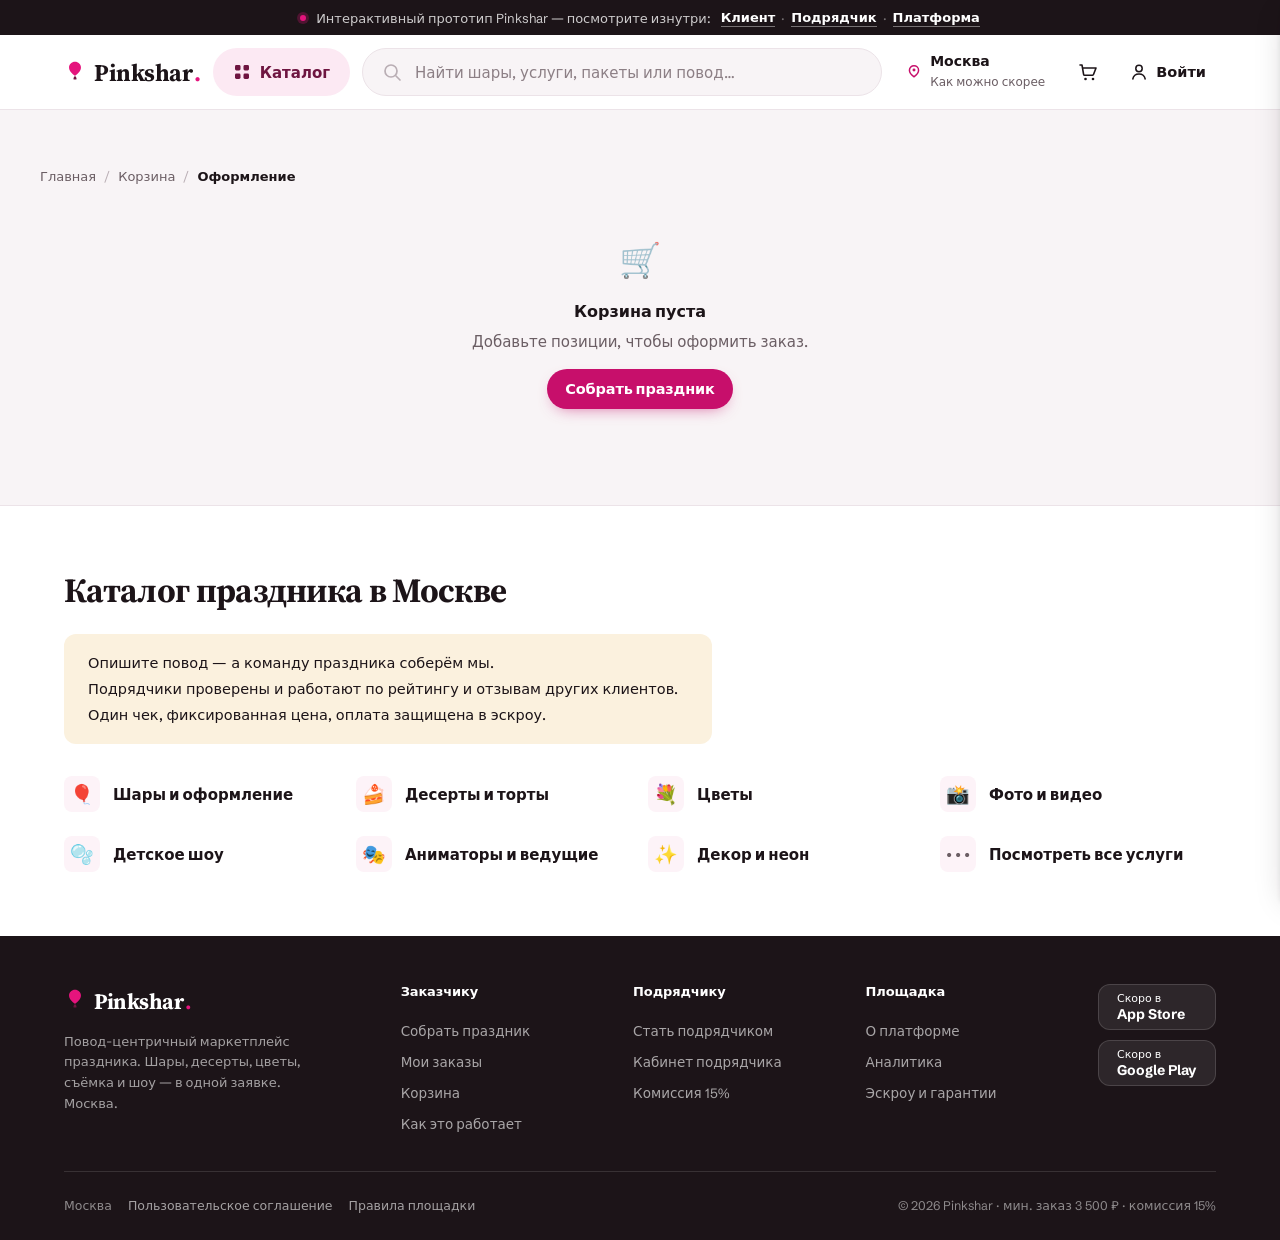
<file: checkout.html>
<!DOCTYPE html>
<html lang="ru">
<head>
  <meta charset="utf-8">
  <meta name="viewport" content="width=device-width, initial-scale=1">
  <title>Оформление заказа — Pinkshar</title>
  <meta name="description" content="Оформление заказа Pinkshar: контакт, адрес, дата и слот, открытка, оплата СБП или картой. Деньги замораживаются в эскроу до выполнения.">
  <link rel="preconnect" href="https://fonts.googleapis.com">
  <link rel="preconnect" href="https://fonts.gstatic.com" crossorigin>
  <link rel="stylesheet" href="assets/app.css?v=9">
</head>
<body>
  <div data-mkt-header></div>

  <main id="view">
    <!-- Чекаут: форма + сводка + экран подтверждения (.order-done). renderPage. -->
    <div class="wrap page" data-checkout-root></div>
  </main>

  <footer data-mkt-footer></footer>

  <script src="assets/data.js?v=9"></script>
  <script src="assets/shell.js?v=9"></script>
  <script>
  /* ============================================================
     ЧЕКАУТ — контакт+адрес/район+точка(плейсхолдер карты), дата+слот,
     открытка, СБП/карта → эскроу → экран .order-done с номером заказа
     и ссылкой в кабинет клиента. Без попапов; финал — inline-замена view.
     ============================================================ */
  window.renderPage = function () {
    var S = window.SHELL, P = window.PINK;
    var root = document.querySelector('[data-checkout-root]');
    if (!root || !S) return;

    var DELIVERY = 700;
    var escrowIcon = '<svg width="18" height="18" viewBox="0 0 18 18" fill="none" aria-hidden="true">' +
      '<path d="M9 1.5l6 2.2v4.1c0 3.7-2.5 6.4-6 7.7-3.5-1.3-6-4-6-7.7V3.7L9 1.5Z" stroke="currentColor" stroke-width="1.4"/>' +
      '<path d="M6.2 9l1.9 1.9L12 6.9" stroke="currentColor" stroke-width="1.4" stroke-linecap="round" stroke-linejoin="round"/></svg>';

    var items = S.cartItems().filter(function (it) { return it.product; });
    if (!items.length) {
      root.innerHTML =
        S.crumbs([{ label: 'Главная', href: 'index.html' }, { label: 'Корзина', href: 'korzina.html' }, { label: 'Оформление' }]) +
        '<div class="empty"><div class="empty__icon">🛒</div><div class="empty__title">Корзина пуста</div>' +
        '<p>Добавьте позиции, чтобы оформить заказ.</p>' +
        '<div style="margin-top:16px"><a class="btn btn--primary" href="pakety.html">Собрать праздник</a></div></div>';
      return;
    }

    var goods = S.cartTotal(), total = goods + DELIVERY;
    var SLOTS = ['09:00–11:00', '11:00–13:00', '13:00–15:00', '15:00–17:00', '17:00–19:00', '19:00–21:00'];

    // эмодзи категории товара (для фолбэка фото в сводке) — как в tovar.html
    var SVC = P.serviceCatalog || [];
    function svcEmoji(slug) {
      var s = SVC.find(function (x) { return x.slug === slug || x.id === slug; });
      return (s && s.emoji) || '🎈';
    }
    // число подрядчиков в чеке — для плашки «мультивендор»
    var vendorIds = {};
    items.forEach(function (it) { if (it.contractor) vendorIds[it.contractor.id] = 1; });
    var vendorCount = Object.keys(vendorIds).length;

    var crumbs = S.crumbs([
      { label: 'Главная', href: 'index.html' },
      { label: 'Корзина', href: 'korzina.html' },
      { label: 'Оформление' }
    ]);

    function field(label, inputHTML) {
      return '<div class="field"><label>' + S.esc(label) + '</label>' + inputHTML + '</div>';
    }

    var form =
      '<form class="checkout__form" data-checkout-form novalidate>' +
        // 1. контакт
        '<div class="checkout-block">' +
          '<div class="checkout-block__title"><span class="checkout-block__step">1</span>Контакт</div>' +
          '<div class="checkout-grid">' +
            field('Имя', '<input class="input" type="text" placeholder="Как к вам обращаться" required>') +
            field('Телефон', '<input class="input" type="tel" inputmode="tel" placeholder="+7 ___ ___-__-__" required>') +
          '</div>' +
        '</div>' +
        // 2. адрес
        '<div class="checkout-block">' +
          '<div class="checkout-block__title"><span class="checkout-block__step">2</span>Адрес и точка</div>' +
          '<div class="checkout-grid">' +
            field('Район', '<select class="select"><option>ЦАО</option><option>САО</option><option>СВАО</option><option>ВАО</option><option>ЮВАО</option><option>ЮАО</option><option>ЮЗАО</option><option>ЗАО</option><option>СЗАО</option></select>') +
            field('Адрес', '<input class="input" type="text" placeholder="Улица, дом, кв." required>') +
          '</div>' +
          '<div class="checkout-map">Поставьте точку на карте · плейсхолдер карты Москвы (демо)</div>' +
        '</div>' +
        // 3. дата + слот
        '<div class="checkout-block">' +
          '<div class="checkout-block__title"><span class="checkout-block__step">3</span>Дата и время</div>' +
          '<div class="checkout-grid">' +
            field('Дата праздника', '<input class="input" type="date" min="2026-06-23" value="2026-06-28">') +
            '<div></div>' +
          '</div>' +
          '<div class="field" style="margin-bottom:0"><label>Слот доставки</label>' +
            '<div class="slots" data-slots>' + SLOTS.map(function (s, i) {
              return '<button type="button" class="slot' + (i === 1 ? ' active' : '') + '" data-slot="' + S.esc(s) + '">' + S.esc(s) + '</button>';
            }).join('') + '</div></div>' +
        '</div>' +
        // 4. открытка
        '<div class="checkout-block">' +
          '<div class="checkout-block__title"><span class="checkout-block__step">4</span>Открытка</div>' +
          field('Текст поздравления (необязательно)', '<textarea class="textarea" rows="3" placeholder="Например: «С праздником! Пусть всё будет розово 🩷»"></textarea>') +
        '</div>' +
        // 5. оплата
        '<div class="checkout-block">' +
          '<div class="checkout-block__title"><span class="checkout-block__step">5</span>Оплата</div>' +
          '<div class="pay-methods" data-pay>' +
            '<label class="pay-method active" data-method="sbp"><span class="pay-method__radio"></span>' +
              '<span><span class="pay-method__name">СБП</span><span class="pay-method__sub" style="display:block">Оплата по QR · мгновенно</span></span></label>' +
            '<label class="pay-method" data-method="card"><span class="pay-method__radio"></span>' +
              '<span><span class="pay-method__name">Банковская карта</span><span class="pay-method__sub" style="display:block">Visa · Mastercard · МИР</span></span></label>' +
          '</div>' +
        '</div>' +
      '</form>';

    // строка-позиция в сводке: мини-карточка в стиле tovar.html —
    // фото с фолбэком + название (ссылка на tovar.html) + подрядчик + цена.
    function summaryLine(it) {
      var emoji = svcEmoji(it.product.categorySlug);
      var photo = (it.product.photos && it.product.photos[0]) || '';
      var href = S.tovarHref(it.product.id);
      var sub = (it.contractor ? S.esc(it.contractor.name) : 'Pinkshar') +
        (it.qty > 1 ? ' · ' + it.qty + ' шт' : '');
      return '<div class="cart-line" style="padding:10px 0">' +
        '<a class="cart-line__media' + (photo ? '' : ' cart-line__media--fallback') + '" ' +
          'href="' + href + '" data-emoji="' + S.esc(emoji) + '" style="width:54px;height:54px" aria-label="' + S.esc(it.product.name) + '">' +
          '<img src="' + S.esc(photo) + '" alt="' + S.esc(it.product.name) + '" loading="lazy" ' +
            "onerror=\"this.closest('.cart-line__media').classList.add('cart-line__media--fallback')\">" +
        '</a>' +
        '<div class="cart-line__body">' +
          '<div class="cart-line__name"><a href="' + href + '">' + S.esc(it.product.name) + '</a></div>' +
          '<div class="cart-line__unit">' + sub + '</div>' +
        '</div>' +
        '<div class="cart-line__price" style="align-self:center">' + S.money(it.lineTotal) + '</div>' +
      '</div>';
    }

    var vendorNote = vendorCount > 1 ?
      '<div class="checkout-summary__line" style="color:var(--muted);font-size:12.5px;border:0;padding-top:0">' +
        'Позиции от ' + vendorCount + ' подрядчиков · один чек, одна доставка</div>' : '';

    var summary =
      '<aside class="checkout-summary">' +
        '<div class="cart-summary__title">Ваш заказ</div>' +
        vendorNote +
        '<div style="margin:4px 0 10px">' + items.map(summaryLine).join('') + '</div>' +
        '<div class="checkout-summary__line" style="padding-top:10px;border-top:1px solid var(--line)"><span>Товары и услуги</span><span class="v">' + S.money(goods) + '</span></div>' +
        '<div class="checkout-summary__line"><span>Доставка и монтаж</span><span class="v">' + S.money(DELIVERY) + '</span></div>' +
        '<div class="cart-summary__total"><span class="l">К оплате</span><span class="v">' + S.money(total) + '</span></div>' +
        '<button class="btn btn--primary btn--lg btn--block" data-pay-btn style="margin-top:8px">Оплатить через эскроу · ' + S.money(total) + '</button>' +
        '<div class="cart-escrow">' + escrowIcon +
          '<span>Деньги замораживаются в эскроу и переводятся подрядчикам только после выполнения.</span></div>' +
        '<a class="btn btn--ghost btn--block" href="korzina.html" style="margin-top:8px">← Вернуться в корзину</a>' +
      '</aside>';

    root.innerHTML = crumbs +
      '<h1 class="serif" style="font-size:30px;margin:8px 0 20px">Оформление заказа</h1>' +
      '<div class="checkout">' + form + summary + '</div>';

    /* слоты */
    root.addEventListener('click', function (e) {
      var slot = e.target.closest('[data-slot]');
      if (slot) { root.querySelectorAll('[data-slot]').forEach(function (s) { s.classList.toggle('active', s === slot); }); return; }
      var pm = e.target.closest('[data-method]');
      if (pm) { root.querySelectorAll('[data-method]').forEach(function (m) { m.classList.toggle('active', m === pm); }); return; }
    });

    /* оплатить → экран подтверждения (.order-done) */
    var payBtn = root.querySelector('[data-pay-btn]');
    if (payBtn) payBtn.addEventListener('click', function () {
      var orderNum = 'PS-' + (2623 + Math.floor(Math.random() * 70));
      S.cartClear();
      root.innerHTML =
        '<div class="order-done">' +
          '<div class="order-done__icon"><svg width="34" height="34" viewBox="0 0 24 24" fill="none"><path d="M5 12.5l4.5 4.5L19 7" stroke="currentColor" stroke-width="2.2" stroke-linecap="round" stroke-linejoin="round"/></svg></div>' +
          '<div class="order-done__title">Заказ оформлен</div>' +
          '<div class="order-done__num">№ ' + orderNum + '</div>' +
          '<p class="order-done__text">Оплата ' + S.money(total) + ' заморожена в эскроу' +
            (vendorCount > 1 ? ' и распределена между ' + vendorCount + ' подрядчиками' : '') +
            '. Деньги уйдут исполнителям только после выполнения. Мы отправили детали и открытку — следите за статусом в кабинете клиента.</p>' +
          '<div class="order-done__cta">' +
            '<a class="btn btn--primary btn--lg" href="client.html">В кабинет клиента</a>' +
            '<a class="btn btn--ghost btn--lg" href="index.html">На главную</a>' +
          '</div>' +
        '</div>';
      window.scrollTo({ top: 0, behavior: 'smooth' });
    });
  };
  </script>
</body>
</html>
</file>
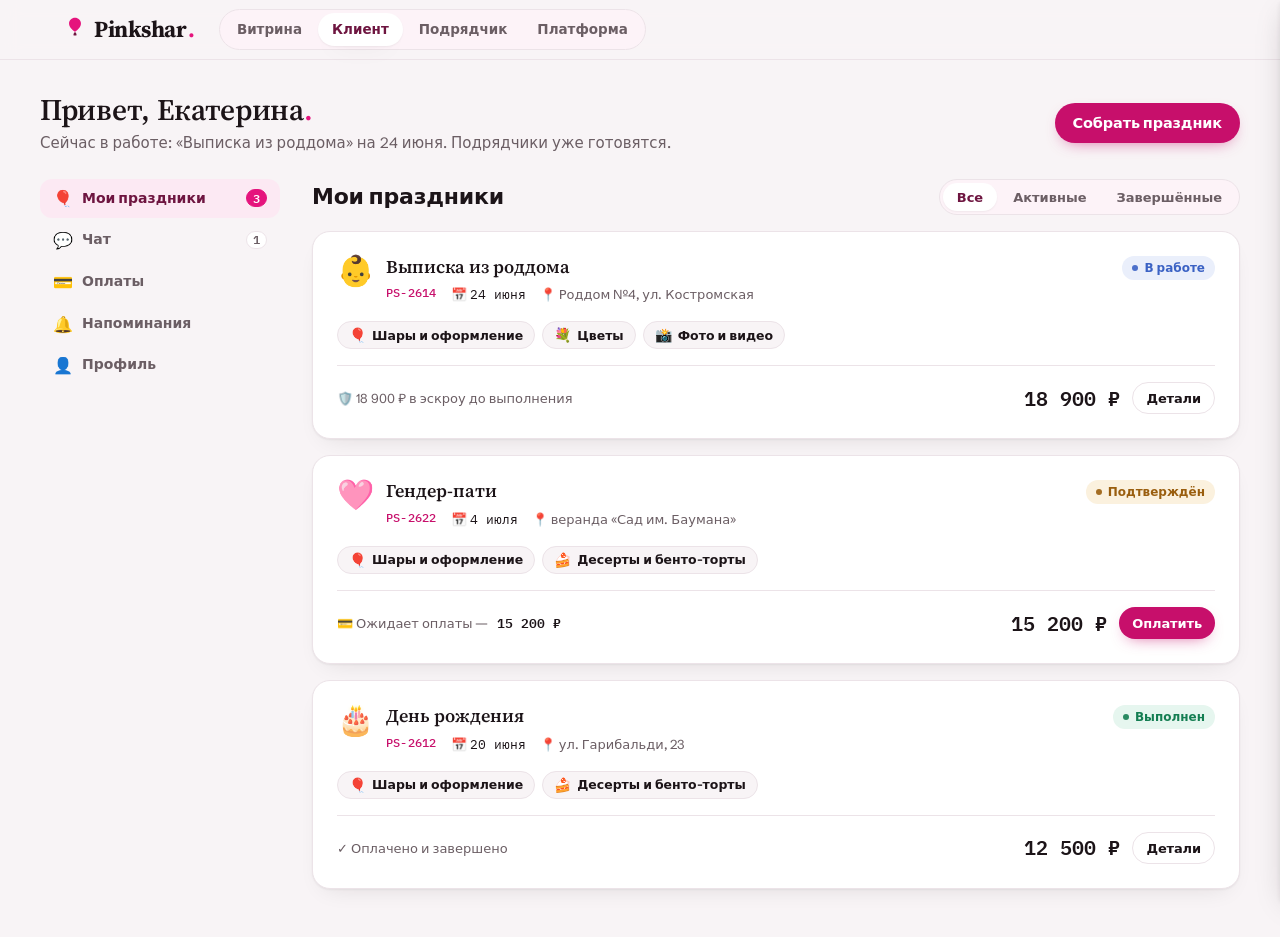
<file: client.html>
<!DOCTYPE html>
<html lang="ru">
<head>
  <meta charset="utf-8">
  <meta name="viewport" content="width=device-width, initial-scale=1">
  <title>Pinkshar — кабинет клиента</title>
  <link rel="preconnect" href="https://fonts.googleapis.com">
  <link rel="preconnect" href="https://fonts.gstatic.com" crossorigin>
  <link rel="stylesheet" href="assets/app.css?v=9">
</head>
<body>
  <header class="topbar" data-topbar></header>
  <main id="view">
    <!-- FILL: Клиент — мои заказы, отслеживание статуса (timeline + эскроу), детали заказа в drawer, чат с подрядчиком/платформой -->
    <style>
      /* page-scoped: префикс .cl-* — мелкие специфичные стили кабинета клиента */
      .cl-shell{display:grid;grid-template-columns:240px 1fr;gap:var(--s-6);align-items:start}
      .cl-nav{position:sticky;top:calc(var(--topbar-h) + var(--s-5));display:flex;flex-direction:column;gap:2px}
      .cl-nav a{display:flex;align-items:center;gap:11px;padding:9px 13px;border-radius:var(--r-md);
        font-weight:600;font-size:14px;color:var(--muted);transition:background .15s ease,color .15s ease}
      .cl-nav a:hover{background:var(--pink-ghost);color:var(--ink)}
      .cl-nav a.active{background:var(--pink-soft);color:var(--plum)}
      .cl-nav a .cl-nav__ic{font-size:16px;line-height:1;width:18px;text-align:center}
      .cl-nav a .cl-nav__c{margin-left:auto;font-family:var(--font-mono);font-size:11.5px;font-weight:600;
        background:var(--card);border:1px solid var(--line);color:var(--muted);border-radius:var(--r-pill);
        min-width:20px;height:18px;padding:0 6px;display:inline-flex;align-items:center;justify-content:center}
      .cl-nav a.active .cl-nav__c{background:var(--pink);border-color:var(--pink);color:#fff}
      .cl-hello{margin-bottom:var(--s-5)}
      .cl-hello h1{font-family:var(--font-display);font-weight:600}
      .cl-hello h1 .dot{color:var(--pink)}
      .cl-hello .cl-hello__sub{color:var(--muted);margin:var(--s-1) 0 0;font-size:15px}
      /* единый отступ заголовка секции — по шкале --s-* вместо инлайнов */
      .cl-sec-h{margin-bottom:var(--s-4)}
      .cl-sec-h--tight{margin-bottom:var(--s-1)}

      /* список заказов */
      .cl-orders{display:grid;gap:var(--s-4)}
      .cl-order{cursor:pointer;transition:transform .12s ease,box-shadow .15s ease}
      .cl-order:hover{transform:translateY(-2px);box-shadow:var(--sh-pop)}
      .cl-order__top{display:flex;align-items:flex-start;justify-content:space-between;gap:var(--s-4)}
      .cl-order__emoji{font-size:30px;line-height:1}
      .cl-order__name{font-family:var(--font-display);font-size:18px;font-weight:600;line-height:1.2}
      .cl-order__meta{display:flex;flex-wrap:wrap;gap:14px;margin-top:7px;font-size:13px;color:var(--muted)}
      .cl-order__meta .cl-mono{font-family:var(--font-mono);color:var(--ink)}
      .cl-order__svc{display:flex;flex-wrap:wrap;gap:7px;margin-top:var(--s-4)}
      .cl-svc-chip{display:inline-flex;align-items:center;gap:6px;height:28px;padding:0 11px;
        border-radius:var(--r-pill);background:var(--bg);border:1px solid var(--line);
        font-size:12.5px;font-weight:600;color:var(--ink)}
      .cl-svc-chip .em{font-size:14px;line-height:1}
      .cl-order__foot{display:flex;align-items:center;justify-content:space-between;gap:var(--s-4);
        margin-top:var(--s-4);padding-top:var(--s-4);border-top:1px solid var(--line)}
      .cl-pay-line{display:flex;align-items:center;gap:9px;font-size:13px;color:var(--muted)}

      /* drawer — детали заказа */
      .cl-d-row{display:flex;align-items:center;justify-content:space-between;gap:var(--s-3);padding:11px 0}
      .cl-d-svc{display:flex;align-items:flex-start;gap:11px}
      .cl-d-svc__em{font-size:20px;line-height:1.2;flex:none;width:24px;text-align:center}
      .cl-d-svc__name{font-weight:600;font-size:14px}
      .cl-d-svc__by{font-size:12.5px;color:var(--muted);margin-top:2px}
      .cl-esc{display:flex;gap:11px;background:var(--pink-ghost);border:1px solid var(--paper-edge);
        border-radius:var(--r-md);padding:13px 14px;font-size:13px;color:var(--plum);line-height:1.5}
      .cl-esc__ic{font-size:18px;line-height:1.3;flex:none}
      .cl-total{display:flex;align-items:baseline;justify-content:space-between;gap:var(--s-3)}
      .cl-total__sum{font-family:var(--font-mono);font-weight:600;font-size:24px;letter-spacing:-.02em}

      /* чат */
      .cl-chat-wrap{display:grid;grid-template-columns:248px 1fr;gap:0;min-height:560px}
      .cl-thread-list{border-right:1px solid var(--line);display:flex;flex-direction:column}
      .cl-thread{display:flex;gap:11px;padding:13px 16px;cursor:pointer;text-align:left;width:100%;
        border-bottom:1px solid var(--line);transition:background .12s ease}
      .cl-thread:hover{background:var(--pink-ghost)}
      .cl-thread.active{background:var(--pink-soft)}
      .cl-thread__name{font-weight:600;font-size:13.5px;line-height:1.25}
      .cl-thread__last{font-size:12px;color:var(--muted);margin-top:3px;display:-webkit-box;
        -webkit-line-clamp:2;-webkit-box-orient:vertical;overflow:hidden}
      .cl-thread__id{font-family:var(--font-mono);font-size:10.5px;color:var(--pink-strong);font-weight:500}
      .cl-chat-main{display:flex;flex-direction:column}
      .cl-chat-head{display:flex;align-items:center;gap:11px;padding:14px 18px;border-bottom:1px solid var(--line)}
      .cl-chat-scroll{flex:1;overflow-y:auto;padding:var(--s-5) var(--s-5) var(--s-3);max-height:430px}
      .cl-quick{display:flex;flex-wrap:wrap;gap:7px;padding:0 var(--s-4) var(--s-3)}
      .cl-quick button{height:30px;padding:0 12px;border-radius:var(--r-pill);background:var(--card);
        border:1px solid var(--line);font-size:12.5px;font-weight:600;color:var(--plum);transition:all .15s ease}
      .cl-quick button:hover{background:var(--pink-soft);border-color:var(--pink-soft)}
      .cl-attach-img{display:flex;align-items:center;gap:10px;margin-top:7px;padding:9px 11px;border-radius:var(--r-sm);
        background:rgba(27,19,24,.05);font-size:12.5px;font-weight:600;width:100%;border:0;cursor:pointer;
        color:inherit;text-align:left;transition:background .15s ease}
      .cl-attach-img:hover{background:rgba(27,19,24,.09)}
      .cl-attach-img .cl-attach-thumb{width:38px;height:38px;border-radius:6px;flex:none;
        background:linear-gradient(135deg,var(--pink-soft),var(--pink-ghost));display:flex;align-items:center;
        justify-content:center;font-size:18px}

      /* напоминания */
      .cl-rem{display:flex;align-items:center;gap:var(--s-4);padding:var(--s-4) 0}
      .cl-rem__date{flex:none;width:62px;text-align:center}
      .cl-rem__day{font-family:var(--font-mono);font-size:24px;font-weight:600;line-height:1;color:var(--plum)}
      .cl-rem__mon{font-size:11.5px;font-weight:600;color:var(--muted);text-transform:uppercase;
        letter-spacing:.04em;margin-top:3px}
      .cl-rem__body{flex:1;min-width:0}
      .cl-rem__who{font-weight:600;font-size:15px}
      .cl-rem__what{font-size:13px;color:var(--muted);margin-top:2px}
      .cl-rem__sep{width:1px;align-self:stretch;background:var(--line)}

      /* лайтбокс вложения — плейсхолдер картинки */
      .cl-light-stage{aspect-ratio:4/3;border-radius:var(--r-md);display:flex;align-items:center;
        justify-content:center;font-size:56px;background:linear-gradient(135deg,var(--pink-soft),var(--pink-ghost));
        border:1px solid var(--paper-edge)}

      /* профиль */
      .cl-profile-head{display:flex;align-items:center;gap:var(--s-4)}
      .cl-fields-2{display:grid;grid-template-columns:1fr 1fr;gap:0 var(--s-4)}

      @media (max-width:860px){
        .cl-shell{grid-template-columns:1fr}
        .cl-nav{position:static;flex-direction:row;overflow-x:auto;gap:var(--s-2);padding-bottom:var(--s-2)}
        .cl-nav a{white-space:nowrap}
        .cl-nav a .cl-nav__c{display:none}
        .cl-chat-wrap{grid-template-columns:1fr}
        .cl-thread-list{border-right:0;border-bottom:1px solid var(--line);flex-direction:row;overflow-x:auto}
        .cl-thread{min-width:210px;border-bottom:0;border-right:1px solid var(--line)}
        .cl-fields-2{grid-template-columns:1fr}
      }
    </style>

    <div class="wrap page">
      <div class="cl-hello between">
        <div>
          <h1>Привет, Екатерина<span class="dot">.</span></h1>
          <p class="cl-hello__sub" data-cl-hello-sub>Готовим ваш праздник вместе с Pinkshar.</p>
        </div>
        <a class="btn btn--primary" href="index.html">Собрать праздник</a>
      </div>

      <div class="cl-shell">
        <!-- ЛЕВАЯ НАВИГАЦИЯ -->
        <nav class="cl-nav" data-tabs aria-label="Разделы кабинета">
          <a data-tab="orders" class="active" role="button" tabindex="0">
            <span class="cl-nav__ic">🎈</span>Мои праздники<span class="cl-nav__c" data-cl-c-orders>0</span></a>
          <a data-tab="chat" role="button" tabindex="0">
            <span class="cl-nav__ic">💬</span>Чат<span class="cl-nav__c" data-cl-c-chat>0</span></a>
          <a data-tab="pay" role="button" tabindex="0">
            <span class="cl-nav__ic">💳</span>Оплаты</a>
          <a data-tab="rem" role="button" tabindex="0">
            <span class="cl-nav__ic">🔔</span>Напоминания</a>
          <a data-tab="profile" role="button" tabindex="0">
            <span class="cl-nav__ic">👤</span>Профиль</a>
        </nav>

        <!-- КОНТЕНТ -->
        <div>
          <!-- ===== МОИ ПРАЗДНИКИ ===== -->
          <section data-panel="orders">
            <div class="between" style="margin-bottom:var(--s-4)">
              <h2>Мои праздники</h2>
              <div class="segmented" data-cl-filter>
                <button class="active" data-cl-f="all">Все</button>
                <button data-cl-f="active">Активные</button>
                <button data-cl-f="done">Завершённые</button>
              </div>
            </div>
            <div class="cl-orders" data-cl-orders></div>
            <div class="cl-orders hide" data-cl-orders-empty>
              <div class="card empty">
                <div class="empty__icon">🎈</div>
                <div class="empty__title">Пока ничего нет в этой вкладке</div>
                <p>Когда появятся праздники с таким статусом, они покажутся здесь.</p>
              </div>
            </div>
          </section>

          <!-- ===== ЧАТ ===== -->
          <section data-panel="chat" class="hide">
            <h2 class="cl-sec-h">Чат по заказам</h2>
            <div class="card card--flush">
              <div class="cl-chat-wrap" data-cl-chat></div>
            </div>
          </section>

          <!-- ===== ОПЛАТЫ ===== -->
          <section data-panel="pay" class="hide">
            <div class="between" style="margin-bottom:var(--s-4)">
              <h2>Оплаты и эскроу</h2>
            </div>
            <div class="stat-grid" style="margin-bottom:var(--s-5)" data-cl-paystats></div>
            <div class="card card--flush">
              <div class="card__head" style="padding:var(--s-5) var(--s-5) 0;margin-bottom:0">
                <div class="card__title">История платежей</div>
              </div>
              <div class="table-wrap" data-cl-paytable></div>
            </div>
            <div class="cl-esc" style="margin-top:var(--s-5)">
              <span class="cl-esc__ic">🛡️</span>
              <div class="measure">
                <strong>Как работает эскроу.</strong> Pinkshar придержит вашу оплату на защищённом
                счёте до выполнения заказа, затем переведёт деньги подрядчику за вычетом комиссии.
                Если что-то пойдёт не так — вернём средства.
              </div>
            </div>
          </section>

          <!-- ===== НАПОМИНАНИЯ ===== -->
          <section data-panel="rem" class="hide">
            <h2 class="cl-sec-h--tight">Напоминания о важных датах</h2>
            <p class="muted measure" style="margin-bottom:var(--s-5)">
              Добавьте дни рождения близких — за неделю напомним и подберём пакет под повод,
              чтобы вы успели собрать праздник без спешки.
            </p>
            <div class="card card--flush">
              <div class="divide" style="padding:var(--s-2) var(--s-5)" data-cl-rem></div>
            </div>
            <div class="row gap" style="margin-top:var(--s-4)">
              <button class="btn btn--soft" data-open="#cl-add-date">Добавить дату</button>
            </div>
          </section>

          <!-- ===== ПРОФИЛЬ ===== -->
          <section data-panel="profile" class="hide">
            <h2 class="cl-sec-h">Профиль</h2>
            <div class="card" data-cl-profile></div>
          </section>
        </div>
      </div>
    </div>

    <!-- DRAWER: детали заказа -->
    <aside class="drawer" id="cl-order-drawer" aria-label="Детали заказа">
      <div class="drawer__head">
        <div>
          <div class="kicker" data-cl-d-id>PS-0000</div>
          <h3 data-cl-d-name style="margin-top:2px">Заказ</h3>
        </div>
        <button class="icon-btn" data-close aria-label="Закрыть">✕</button>
      </div>
      <div class="drawer__body" data-cl-d-body></div>
    </aside>

    <!-- MODAL: оплата (эскроу) -->
    <div class="modal" id="cl-pay-modal" aria-label="Оплата заказа">
      <div class="modal__head">
        <h3 data-cl-pay-title>Оплата заказа</h3>
        <button class="icon-btn" data-close aria-label="Закрыть">✕</button>
      </div>
      <div class="modal__body" data-cl-pay-body></div>
    </div>

    <!-- MODAL: добавить дату -->
    <div class="modal" id="cl-add-date" aria-label="Добавить важную дату">
      <div class="modal__head">
        <h3>Новая важная дата</h3>
        <button class="icon-btn" data-close aria-label="Закрыть">✕</button>
      </div>
      <div class="modal__body">
        <div class="field">
          <label for="cl-rem-who">Кого поздравляем</label>
          <input class="input" id="cl-rem-who" placeholder="Например, мама — Ольга">
        </div>
        <div class="field">
          <label for="cl-rem-date">Дата</label>
          <input class="input" id="cl-rem-date" type="date" value="2026-08-14">
        </div>
        <div class="field">
          <label for="cl-rem-occ">Повод</label>
          <select class="select" id="cl-rem-occ"></select>
          <span class="hint">За неделю до даты пришлём напоминание и подборку пакета.</span>
        </div>
        <div class="row gap" style="justify-content:flex-end;margin-top:var(--s-2)">
          <button class="btn btn--ghost" data-close>Отмена</button>
          <button class="btn btn--primary" data-cl-rem-save>Сохранить дату</button>
        </div>
      </div>
    </div>

    <!-- MODAL: чек платежа -->
    <div class="modal" id="cl-receipt-modal" aria-label="Чек платежа">
      <div class="modal__head">
        <h3 data-cl-receipt-title>Чек</h3>
        <button class="icon-btn" data-close aria-label="Закрыть">✕</button>
      </div>
      <div class="modal__body" data-cl-receipt-body></div>
    </div>

    <!-- MODAL: превью вложения -->
    <div class="modal" id="cl-light-modal" aria-label="Просмотр вложения">
      <div class="modal__head">
        <h3>Вложение</h3>
        <button class="icon-btn" data-close aria-label="Закрыть">✕</button>
      </div>
      <div class="modal__body">
        <div class="cl-light-stage">🖼️</div>
        <p class="muted" data-cl-light-cap style="text-align:center;margin:var(--s-3) 0 0;font-size:13px"></p>
      </div>
    </div>

    <script>
    window.renderPage = function () {
      var S = window.SHELL, P = window.PINK;
      var ME = 'u1'; // кабинет Екатерины Жуковой
      var me0 = P.clients.find(function (c) { return c.id === ME; }) || { name: 'Клиент' };
      var orders = P.orders.filter(function (o) { return o.clientId === ME; });
      var myThreads0 = P.chatThreads.filter(function (t) { return t.clientId === ME; });

      // a11y: вкладки — role=button без href, добавляем активацию с клавиатуры
      document.querySelectorAll('.cl-nav [data-tab]').forEach(function (tab) {
        tab.addEventListener('keydown', function (e) {
          if (e.key === 'Enter' || e.key === ' ') { e.preventDefault(); tab.click(); }
        });
      });

      // счётчики в навигации — из данных
      var cOrders = document.querySelector('[data-cl-c-orders]');
      var cChat = document.querySelector('[data-cl-c-chat]');
      if (cOrders) cOrders.textContent = orders.length;
      if (cChat) cChat.textContent = myThreads0.length || '';

      // живой подзаголовок: что прямо сейчас в работе
      var sub = document.querySelector('[data-cl-hello-sub]');
      if (sub) {
        var inWork = orders.find(function (o) { return o.status === 'inwork'; });
        var doneN = orders.filter(function (o) { return o.status === 'done'; }).length;
        if (inWork) {
          var ocn = window.SHELL.occasionById(inWork.occasion);
          sub.textContent = 'Сейчас в работе: «' + ocn.name + '» на ' +
            window.SHELL.dateShort(inWork.date) + '. Подрядчики уже готовятся.';
        } else if (doneN) {
          sub.textContent = doneN + ' праздника собрано вместе с Pinkshar. Готовы к следующему?';
        }
      }

      /* ---------- helpers ---------- */
      function plural(n, forms) { // forms: [1, 2-4, 5+]
        var n10 = n % 10, n100 = n % 100;
        if (n10 === 1 && n100 !== 11) return forms[0];
        if (n10 >= 2 && n10 <= 4 && (n100 < 10 || n100 >= 20)) return forms[1];
        return forms[2];
      }
      function svcEmoji(id) { var s = S.serviceById(id); return s ? s.emoji : '•'; }
      function occ(o) { return S.occasionById(o.occasion) || { name: o.occasion, emoji: '🎉' }; }
      function isActive(o) { return ['new','confirmed','paid','inwork'].indexOf(o.status) > -1; }

      /* ============ МОИ ПРАЗДНИКИ ============ */
      function orderCard(o) {
        var oc = occ(o);
        var chips = o.items.map(function (it) {
          return '<span class="cl-svc-chip"><span class="em">' + svcEmoji(it.service) + '</span>' +
                 S.esc(S.serviceById(it.service).name) + '</span>';
        }).join('');
        var payNote = '';
        if (o.paymentStatus === 'awaiting') {
          payNote = '<div class="cl-pay-line">💳 Ожидает оплаты — ' +
            '<span class="price" style="color:var(--ink)">' + S.money(o.total) + '</span></div>';
        } else if (o.paymentStatus === 'escrow') {
          payNote = '<div class="cl-pay-line">🛡️ ' + S.money(o.total) + ' в эскроу до выполнения</div>';
        } else if (o.paymentStatus === 'paidout') {
          payNote = '<div class="cl-pay-line">✓ Оплачено и завершено</div>';
        } else if (o.paymentStatus === 'refunded') {
          payNote = '<div class="cl-pay-line">↩ Средства возвращены</div>';
        }
        var cta = (o.paymentStatus === 'awaiting')
          ? '<button class="btn btn--primary btn--sm" data-cl-pay="' + o.id + '">Оплатить</button>'
          : '<button class="btn btn--ghost btn--sm" data-cl-open="' + o.id + '">Детали</button>';
        return '<article class="card cl-order" data-cl-open="' + o.id + '" data-status="' + o.status + '" ' +
            'role="button" tabindex="0" aria-label="Детали заказа ' + o.id + '">' +
          '<div class="cl-order__top">' +
            '<div class="row gap" style="align-items:flex-start">' +
              '<span class="cl-order__emoji">' + oc.emoji + '</span>' +
              '<div>' +
                '<div class="cl-order__name">' + S.esc(oc.name) + '</div>' +
                '<div class="cl-order__meta">' +
                  '<span class="kicker">' + o.id + '</span>' +
                  '<span>📅 <span class="cl-mono">' + S.dateShort(o.date) + '</span></span>' +
                  '<span>📍 ' + S.esc(o.address.replace('Москва, ', '')) + '</span>' +
                '</div>' +
              '</div>' +
            '</div>' +
            S.statusBadge(o.status) +
          '</div>' +
          '<div class="cl-order__svc">' + chips + '</div>' +
          '<div class="cl-order__foot">' +
            payNote +
            '<div class="row gap">' +
              '<span class="price price--big">' + S.money(o.total) + '</span>' + cta +
            '</div>' +
          '</div>' +
        '</article>';
      }

      function renderOrders(filter) {
        var list = orders.filter(function (o) {
          if (filter === 'active') return isActive(o);
          if (filter === 'done') return o.status === 'done' || o.status === 'rejected';
          return true;
        }).sort(function (a, b) {
          // активные сначала, дальше по дате
          return (isActive(b) - isActive(a)) || a.date.localeCompare(b.date);
        });
        var host = document.querySelector('[data-cl-orders]');
        var empty = document.querySelector('[data-cl-orders-empty]');
        if (!list.length) { host.classList.add('hide'); empty.classList.remove('hide'); return; }
        host.classList.remove('hide'); empty.classList.add('hide');
        host.innerHTML = list.map(orderCard).join('');
      }
      renderOrders('all');

      document.querySelectorAll('[data-cl-filter] button').forEach(function (b) {
        b.addEventListener('click', function () {
          document.querySelectorAll('[data-cl-filter] button').forEach(function (x) {
            x.classList.toggle('active', x === b);
          });
          renderOrders(b.getAttribute('data-cl-f'));
        });
      });

      /* ============ DRAWER: детали ============ */
      function openOrder(id) {
        var o = S.orderById(id); if (!o) return;
        var oc = occ(o);
        document.querySelector('[data-cl-d-id]').textContent = o.id;
        document.querySelector('[data-cl-d-name]').innerHTML = oc.emoji + ' ' + S.esc(oc.name);

        var items = o.items.map(function (it) {
          return '<div class="cl-d-row">' +
            '<div class="cl-d-svc">' +
              '<span class="cl-d-svc__em">' + svcEmoji(it.service) + '</span>' +
              '<div><div class="cl-d-svc__name">' + S.esc(it.label) + '</div>' +
              '<div class="cl-d-svc__by">' + S.esc(it.contractor) + '</div></div>' +
            '</div>' +
            '<span class="price">' + S.money(it.amount) + '</span>' +
          '</div>';
        }).join('');

        var tl = o.timeline.map(function (st, i) {
          var cls = st.state === 'done' ? ' done' : (st.state === 'current' ? ' current'
                  : (st.state === 'rejected' ? ' current' : ''));
          var time = (o.times && o.times[i]) ? '<div class="timeline__time">' + o.times[i] + '</div>' : '';
          var tcolor = st.state === 'rejected' ? ' style="color:var(--bad)"' : '';
          return '<div class="timeline__item' + cls + '">' +
            '<div class="timeline__t"' + tcolor + '>' + S.esc(st.t) + '</div>' + time + '</div>';
        }).join('');

        // эскроу-пояснение/статус оплаты
        var payBlock = '';
        if (o.paymentStatus === 'awaiting') {
          payBlock = '<div class="cl-esc"><span class="cl-esc__ic">💳</span><div>' +
            '<strong>Ожидает оплаты.</strong> После оплаты сумма уйдёт в эскроу — Pinkshar придержит её ' +
            'до выполнения, затем переведёт подрядчикам.</div></div>' +
            '<button class="btn btn--primary btn--block" data-cl-pay="' + o.id + '" ' +
            'style="margin-top:var(--s-4)">Оплатить ' + S.money(o.total) + '</button>';
        } else if (o.paymentStatus === 'escrow') {
          payBlock = '<div class="cl-esc"><span class="cl-esc__ic">🛡️</span><div>' +
            '<strong>' + S.money(o.total) + ' в эскроу.</strong> Деньги защищены и будут переведены ' +
            'подрядчикам после выполнения заказа.</div></div>';
        } else if (o.paymentStatus === 'paidout') {
          payBlock = '<div class="cl-esc"><span class="cl-esc__ic">✓</span><div>' +
            '<strong>Заказ выполнен.</strong> Оплата переведена подрядчикам. Спасибо, что доверились Pinkshar!' +
            '</div></div>';
        } else if (o.paymentStatus === 'refunded') {
          payBlock = '<div class="cl-esc" style="background:var(--bad-soft);border-color:#f3d4d4;color:var(--bad)">' +
            '<span class="cl-esc__ic">↩</span><div><strong>Средства возвращены.</strong> ' +
            'Заказ отклонён, ' + S.money(o.total) + ' возвращены на вашу карту.</div></div>';
        }

        var thread = S.threadByOrder(o.id);
        var chatBtn = thread
          ? '<button class="btn btn--soft btn--block" data-cl-gochat="' + o.id + '" ' +
            'style="margin-top:var(--s-3)">💬 Открыть чат по заказу</button>'
          : '';

        document.querySelector('[data-cl-d-body]').innerHTML =
          '<div class="row gap between" style="margin-bottom:var(--s-4)">' +
            S.statusBadge(o.status) +
            '<span class="muted" style="font-size:13px">📅 ' + S.dateShort(o.date) + '</span>' +
          '</div>' +
          '<div class="cl-d-svc__by" style="margin-bottom:var(--s-4)">📍 ' + S.esc(o.address) + '</div>' +

          '<div class="card__title" style="margin-bottom:var(--s-3)">Статус заказа</div>' +
          '<div class="timeline" style="margin-bottom:var(--s-5)">' + tl + '</div>' +

          '<div class="card__title" style="margin-bottom:var(--s-2)">Состав заказа</div>' +
          '<div class="divide">' + items + '</div>' +

          '<hr class="divider">' +
          '<div class="cl-total" style="margin-bottom:var(--s-1)">' +
            '<span class="muted">Итого, услуги</span>' +
            '<span class="price">' + S.money(o.total) + '</span></div>' +
          '<div class="cl-total" style="margin-bottom:var(--s-4)">' +
            '<span style="font-weight:700">К оплате</span>' +
            '<span class="cl-total__sum">' + S.money(o.total) + '</span></div>' +
          '<p class="muted" style="font-size:12.5px;margin-bottom:var(--s-4)">' +
            'Комиссия платформы ' + S.money(o.commission) + ' уже включена в цену и удерживается из выплаты подрядчику — ' +
            'вы платите только итоговую сумму.</p>' +

          payBlock + chatBtn;

        S.openOverlay(document.getElementById('cl-order-drawer'));
      }

      /* ============ MODAL: оплата ============ */
      function openPay(id) {
        var o = S.orderById(id); if (!o) return;
        document.querySelector('[data-cl-pay-title]').textContent = 'Оплата заказа ' + o.id;
        document.querySelector('[data-cl-pay-body]').innerHTML =
          '<div class="cl-total" style="margin-bottom:var(--s-2)">' +
            '<span class="muted">' + S.esc(occ(o).name) + ' · ' + S.dateShort(o.date) + '</span></div>' +
          '<div class="cl-total" style="margin-bottom:var(--s-5)">' +
            '<span style="font-weight:700">К оплате</span>' +
            '<span class="cl-total__sum">' + S.money(o.total) + '</span></div>' +

          '<div class="field"><label>Способ оплаты</label>' +
            '<select class="select">' +
              '<option>Карта Visa · Mastercard · МИР</option>' +
              '<option>СБП — по QR-коду</option>' +
              '<option>SberPay</option>' +
            '</select></div>' +
          '<div class="cl-fields-2">' +
            '<div class="field"><label>Номер карты</label>' +
              '<input class="input mono" inputmode="numeric" placeholder="0000 0000 0000 0000"></div>' +
            '<div class="field"><label>Срок · CVC</label>' +
              '<input class="input mono" placeholder="08/28 · 000"></div>' +
          '</div>' +

          '<div class="cl-esc" style="margin:var(--s-2) 0 var(--s-5)">' +
            '<span class="cl-esc__ic">🛡️</span><div>' +
            '<strong>Безопасная сделка.</strong> Pinkshar придержит ' + S.money(o.total) +
            ' до выполнения, затем переведёт подрядчику. Если праздник сорвётся — вернём деньги.' +
            '</div></div>' +

          '<button class="btn btn--primary btn--block btn--lg" data-close>' +
            'Оплатить ' + S.money(o.total) + '</button>' +
          '<p class="muted" style="font-size:12px;text-align:center;margin:var(--s-3) 0 0">' +
            'Нажимая «Оплатить», вы соглашаетесь с условиями сервиса. Это демонстрационная форма.</p>';
        S.openOverlay(document.getElementById('cl-pay-modal'));
      }

      /* делегирование кликов: карточки/детали/оплата */
      document.addEventListener('click', function (e) {
        var payBtn = e.target.closest('[data-cl-pay]');
        if (payBtn) { e.stopPropagation(); openPay(payBtn.getAttribute('data-cl-pay')); return; }
        var goChat = e.target.closest('[data-cl-gochat]');
        if (goChat) { S.closeOverlays(); gotoChat(goChat.getAttribute('data-cl-gochat')); return; }
        var attach = e.target.closest('[data-cl-attach]');
        if (attach) { openAttach(attach.getAttribute('data-cl-attach')); return; }
        var openBtn = e.target.closest('[data-cl-open]');
        if (openBtn) { openOrder(openBtn.getAttribute('data-cl-open')); return; }
      });

      // a11y: открытие карточки заказа с клавиатуры (когда фокус на самой карточке)
      document.addEventListener('keydown', function (e) {
        if (e.key !== 'Enter' && e.key !== ' ') return;
        var card = e.target.closest && e.target.closest('.cl-order');
        if (card && e.target === card) { e.preventDefault(); openOrder(card.getAttribute('data-cl-open')); }
      });

      // вложение из чата → лайтбокс-превью (плейсхолдер)
      function openAttach(name) {
        document.querySelector('[data-cl-light-cap]').textContent = name || 'Вложение';
        S.openOverlay(document.getElementById('cl-light-modal'));
      }

      /* ============ ЧАТ ============ */
      var threads = P.chatThreads.filter(function (t) { return t.clientId === ME; });
      var fromLabel = { client: 'Вы', partner: '', platform: 'Pinkshar' };

      function lastText(t) {
        var m = t.messages[t.messages.length - 1];
        return (m.from === 'client' ? 'Вы: ' : '') + m.text;
      }

      function renderChat() {
        var host = document.querySelector('[data-cl-chat]');
        if (!threads.length) {
          host.innerHTML = '<div class="empty" style="grid-column:1/-1">' +
            '<div class="empty__icon">💬</div>' +
            '<div class="empty__title">Чатов пока нет</div>' +
            '<p>Когда подрядчик начнёт работу над заказом, переписка появится здесь.</p></div>';
          return;
        }
        var listHtml = threads.map(function (t, i) {
          var o = S.orderById(t.orderId);
          return '<button class="cl-thread' + (i === 0 ? ' active' : '') + '" data-cl-thread="' + t.orderId + '">' +
            '<span class="avatar avatar--sm avatar--plum">' + S.initials(t.contractor) + '</span>' +
            '<span style="min-width:0">' +
              '<span class="cl-thread__id">' + t.orderId + ' · ' + S.esc(occ(o).name) + '</span>' +
              '<div class="cl-thread__name">' + S.esc(t.contractor) + '</div>' +
              '<div class="cl-thread__last">' + S.esc(lastText(t)) + '</div>' +
            '</span>' +
          '</button>';
        }).join('');

        host.innerHTML =
          '<div class="cl-thread-list">' + listHtml + '</div>' +
          '<div class="cl-chat-main" data-cl-chat-main></div>';

        host.querySelectorAll('[data-cl-thread]').forEach(function (b) {
          b.addEventListener('click', function () {
            host.querySelectorAll('[data-cl-thread]').forEach(function (x) {
              x.classList.toggle('active', x === b);
            });
            renderThread(b.getAttribute('data-cl-thread'));
          });
        });
        renderThread(threads[0].orderId);
      }

      function bubble(m) {
        if (m.from === 'platform') {
          return '<div class="bubble bubble--platform">' + S.esc(m.text) +
            '<div class="bubble__meta">' + m.time + '</div></div>';
        }
        var out = m.from === 'client';
        var attach = '';
        if (m.attachment) {
          attach = '<button type="button" class="cl-attach-img" data-cl-attach="' + S.esc(m.attachment) + '">' +
            '<span class="cl-attach-thumb">🖼️</span>' +
            '<span style="text-align:left">' + S.esc(m.attachment) +
            '<br><span class="muted" style="font-weight:500">Нажмите, чтобы посмотреть</span></span></button>';
        }
        return '<div class="bubble bubble--' + (out ? 'out' : 'in') + '">' +
          S.esc(m.text) + attach +
          '<div class="bubble__meta">' + m.time + '</div></div>';
      }

      function renderThread(orderId) {
        var t = S.threadByOrder(orderId);
        var o = S.orderById(orderId);
        var main = document.querySelector('[data-cl-chat-main]');
        if (!t || !main) return;
        var msgs = t.messages.map(bubble).join('');
        main.innerHTML =
          '<div class="cl-chat-head">' +
            '<span class="avatar avatar--plum">' + S.initials(t.contractor) + '</span>' +
            '<div style="flex:1;min-width:0">' +
              '<div style="font-weight:700;font-size:14.5px">' + S.esc(t.contractor) + '</div>' +
              '<div class="cl-thread__id">' + t.orderId + ' · ' + S.esc(occ(o).name) + ' · ' + S.dateShort(o.date) + '</div>' +
            '</div>' +
            S.statusBadge(o.status) +
          '</div>' +
          '<div class="cl-chat-scroll chat" data-cl-scroll>' + msgs + '</div>' +
          '<div class="cl-quick">' +
            '<button data-cl-q="Спасибо, всё отлично! 🩷">Спасибо! 🩷</button>' +
            '<button data-cl-q="Подскажите, во сколько приедете?">Когда приедете?</button>' +
            '<button data-cl-q="Можно прислать фото готового результата?">Фото результата?</button>' +
          '</div>' +
          '<div class="chat-input">' +
            '<input class="input" data-cl-msg placeholder="Написать сообщение…">' +
            '<button class="btn btn--primary" data-cl-send>Отправить</button>' +
          '</div>';

        var scroll = main.querySelector('[data-cl-scroll]');
        var field = main.querySelector('[data-cl-msg]');
        scroll.scrollTop = scroll.scrollHeight;

        function send(text) {
          text = (text || '').trim(); if (!text) return;
          var now = new Date();
          var dd = ('0' + now.getDate()).slice(-2), mo = ('0' + (now.getMonth() + 1)).slice(-2);
          var hh = ('0' + now.getHours()).slice(-2), mm = ('0' + now.getMinutes()).slice(-2);
          scroll.insertAdjacentHTML('beforeend', bubble({ from: 'client', text: text, time: dd + '.' + mo + ' ' + hh + ':' + mm }));
          scroll.scrollTop = scroll.scrollHeight;
          field.value = '';
        }
        main.querySelector('[data-cl-send]').addEventListener('click', function () { send(field.value); });
        field.addEventListener('keydown', function (e) { if (e.key === 'Enter') send(field.value); });
        main.querySelectorAll('[data-cl-q]').forEach(function (q) {
          q.addEventListener('click', function () { send(q.getAttribute('data-cl-q')); });
        });
      }
      renderChat();

      // переход в чат из drawer + активация вкладки
      function gotoChat(orderId) {
        var navChat = document.querySelector('.cl-nav [data-tab="chat"]');
        if (navChat) navChat.click();
        var btn = document.querySelector('[data-cl-thread="' + orderId + '"]');
        if (btn) btn.click();
      }

      /* ============ ОПЛАТЫ ============ */
      var myOrderIds = orders.map(function (o) { return o.id; });
      // Кабинет клиента показывает только её собственные движения денег:
      // пополнение эскроу (in) и возвраты (refund). Выплаты подрядчику и комиссия
      // платформы (payout/commission) — внутренние транзакции, клиент их не совершал.
      var myPayments = P.payments.filter(function (p) {
        return myOrderIds.indexOf(p.orderId) > -1 && (p.type === 'in' || p.type === 'refund');
      });
      // Подстраховка: если у оплаченного/в эскроу заказа нет записи «in» в данных,
      // синтезируем её, чтобы история оплат клиента была полной (без правок общих данных).
      orders.forEach(function (o) {
        var hasIn = myPayments.some(function (p) { return p.orderId === o.id && p.type === 'in'; });
        if (!hasIn && (o.paymentStatus === 'paidout' || o.paymentStatus === 'escrow')) {
          myPayments.push({
            id: 'TX-' + o.id.replace('PS-', ''),
            orderId: o.id, type: 'in', party: me0.name, amount: o.total,
            date: o.date, status: o.paymentStatus === 'escrow' ? 'escrow' : 'done', _synth: true
          });
        }
      });

      // KPI оплат
      var inEscrow = orders.filter(function (o) { return o.paymentStatus === 'escrow'; })
        .reduce(function (s, o) { return s + o.total; }, 0);
      var awaiting = orders.filter(function (o) { return o.paymentStatus === 'awaiting'; })
        .reduce(function (s, o) { return s + o.total; }, 0);
      var spent = orders.filter(function (o) { return o.paymentStatus === 'paidout'; })
        .reduce(function (s, o) { return s + o.total; }, 0);

      document.querySelector('[data-cl-paystats]').innerHTML =
        '<div class="card stat"><div class="stat__label">В эскроу сейчас</div>' +
          '<div class="stat__value">' + S.money(inEscrow) + '</div>' +
          '<div class="stat__sub">🛡️ защищено до выполнения</div></div>' +
        '<div class="card stat"><div class="stat__label">Ожидает оплаты</div>' +
          '<div class="stat__value">' + S.money(awaiting) + '</div>' +
          '<div class="stat__sub">по неоплаченным заявкам</div></div>' +
        '<div class="card stat"><div class="stat__label">Всего на праздники</div>' +
          '<div class="stat__value">' + S.money(spent + inEscrow) + '</div>' +
          '<div class="stat__sub">за всё время с Pinkshar</div></div>';

      var txLabel = P.labels.txType;
      var rows = myPayments.sort(function (a, b) { return b.date.localeCompare(a.date); })
        .map(function (p) {
          var o = S.orderById(p.orderId);
          var dirLabel, statBadge;
          if (p.type === 'in') { dirLabel = 'Оплата заказа'; }
          else if (p.type === 'refund') { dirLabel = 'Возврат средств'; }
          else if (p.type === 'payout') { dirLabel = 'Выплата подрядчику'; }
          else { dirLabel = 'Комиссия Pinkshar'; }
          if (p.status === 'escrow') statBadge = '<span class="badge badge--confirmed">В эскроу</span>';
          else if (p.type === 'refund') statBadge = '<span class="badge badge--rejected">Возврат</span>';
          else statBadge = '<span class="badge badge--done">Завершено</span>';
          var receipt = (p.type === 'in' || p.type === 'refund')
            ? '<button class="btn btn--ghost btn--sm" type="button" data-cl-receipt="' + p.id + '">Чек</button>'
            : '<span class="muted">—</span>';
          return '<tr>' +
            '<td><span class="kicker">' + p.id + '</span><div class="muted" style="font-size:12px">' +
              p.orderId + ' · ' + S.esc(occ(o).name) + '</div></td>' +
            '<td>' + dirLabel + '</td>' +
            '<td class="num">' + S.dateNum(p.date) + '</td>' +
            '<td>' + statBadge + '</td>' +
            '<td class="num">' + S.money(p.amount) + '</td>' +
            '<td style="text-align:right">' + receipt + '</td>' +
          '</tr>';
        }).join('');

      document.querySelector('[data-cl-paytable]').innerHTML =
        '<table class="table"><thead><tr>' +
          '<th>Платёж</th><th>Назначение</th><th class="num">Дата</th><th>Статус</th>' +
          '<th class="num">Сумма</th><th style="text-align:right">Чек</th>' +
        '</tr></thead><tbody>' + (rows || '<tr><td colspan="6"><div class="empty">' +
          '<div class="empty__title">Платежей пока нет</div></div></td></tr>') + '</tbody></table>';

      // «Чек» → мок-модалка с реквизитами платежа
      function openReceipt(txId) {
        var p = myPayments.find(function (x) { return x.id === txId; });
        if (!p) return;
        var o = S.orderById(p.orderId);
        var kind = p.type === 'refund' ? 'Возврат средств' : 'Оплата заказа';
        var statTxt = p.status === 'escrow' ? 'В эскроу до выполнения'
          : (p.type === 'refund' ? 'Возвращено на карту' : 'Проведён');
        function line(k, v) {
          return '<div class="cl-d-row" style="padding:9px 0">' +
            '<span class="muted">' + k + '</span><span class="mono" style="font-weight:600">' + v + '</span></div>';
        }
        document.querySelector('[data-cl-receipt-title]').textContent = 'Чек ' + p.id;
        document.querySelector('[data-cl-receipt-body]').innerHTML =
          '<div class="cl-esc" style="margin-bottom:var(--s-4)">' +
            '<span class="cl-esc__ic">🧾</span><div>' +
            '<strong>' + kind + '.</strong> Электронный чек сформирован Pinkshar и отправлен на ваш e-mail.' +
            '</div></div>' +
          '<div class="divide">' +
            line('Номер транзакции', p.id) +
            line('Заказ', p.orderId + ' · ' + S.esc(occ(o).name)) +
            line('Дата', S.dateNum(p.date)) +
            line('Статус', statTxt) +
          '</div>' +
          '<hr class="divider">' +
          '<div class="cl-total" style="margin-bottom:var(--s-4)">' +
            '<span style="font-weight:700">Сумма</span>' +
            '<span class="cl-total__sum">' + S.money(p.amount) + '</span></div>' +
          '<button class="btn btn--soft btn--block" data-close>Готово</button>' +
          '<p class="muted" style="font-size:12px;text-align:center;margin:var(--s-3) 0 0">' +
            'Демонстрационный чек.</p>';
        S.openOverlay(document.getElementById('cl-receipt-modal'));
      }
      document.querySelector('[data-cl-paytable]').addEventListener('click', function (e) {
        var btn = e.target.closest('[data-cl-receipt]');
        if (btn) openReceipt(btn.getAttribute('data-cl-receipt'));
      });

      /* ============ НАПОМИНАНИЯ ============ */
      // suggestPkg — явный id пакета под конкретный повод/контекст, чтобы взрослой
      // сестре не подбирался детский пакет. null = подборку не показываем.
      var reminders = [
        { who: 'Дочка Соня', date: '2026-07-15', occ: 'birthday', note: 'Исполняется 7 лет', suggestPkg: 'pkg-kids' },
        { who: 'Мама — Ольга', date: '2026-08-03', occ: 'jubilee', note: 'Юбилей, 60 лет', suggestPkg: 'pkg-jubilee' },
        { who: 'Сестра Полина', date: '2026-09-21', occ: 'birthday', note: 'День рождения', suggestPkg: 'pkg-hen' }
      ];
      function pkgFor(r) {
        if (r.suggestPkg) {
          var byId = P.packages.find(function (p) { return p.id === r.suggestPkg; });
          if (byId) return byId;
        }
        return P.packages.find(function (p) { return p.occasion === r.occ; });
      }
      function remCard(r) {
        var oc = S.occasionById(r.occ) || { name: r.occ, emoji: '🎉' };
        var p = r.date.split('-');
        var day = parseInt(p[2], 10);
        var mon = S.months[parseInt(p[1], 10) - 1] || '';
        var pkg = pkgFor(r);
        var suggest = pkg
          ? '<div class="row gap" style="margin-top:7px">' +
              '<span class="badge badge--gold">Подобрали: ' + S.esc(pkg.name) + '</span>' +
              '<span class="price" style="font-size:13px">' + S.money(pkg.price) + '</span>' +
            '</div>'
          : '';
        return '<div class="cl-rem">' +
          '<div class="cl-rem__date"><div class="cl-rem__day">' + day + '</div>' +
            '<div class="cl-rem__mon">' + mon + '</div></div>' +
          '<div class="cl-rem__sep"></div>' +
          '<div class="cl-rem__body">' +
            '<div class="cl-rem__who">' + oc.emoji + ' ' + S.esc(r.who) + '</div>' +
            '<div class="cl-rem__what">' + S.esc(r.note) + ' · ' + S.esc(oc.name) + '</div>' +
            suggest +
          '</div>' +
          '<a class="btn btn--soft btn--sm" href="index.html#' + r.occ + '">Собрать праздник</a>' +
        '</div>';
      }
      function renderReminders() {
        reminders.sort(function (a, b) { return a.date.localeCompare(b.date); });
        document.querySelector('[data-cl-rem]').innerHTML = reminders.map(remCard).join('');
      }
      renderReminders();

      // повод в форме добавления даты
      var occSel = document.getElementById('cl-rem-occ');
      if (occSel) {
        occSel.innerHTML = P.occasions.map(function (o) {
          return '<option value="' + o.id + '">' + o.emoji + ' ' + o.name + '</option>';
        }).join('');
      }

      // «Сохранить дату» — реально добавляет напоминание в список и закрывает модалку
      var remSaveBtn = document.querySelector('#cl-add-date [data-cl-rem-save]');
      if (remSaveBtn) {
        remSaveBtn.addEventListener('click', function () {
          var who = (document.getElementById('cl-rem-who').value || '').trim() || 'Близкий человек';
          var date = document.getElementById('cl-rem-date').value || '2026-08-14';
          var occId = document.getElementById('cl-rem-occ').value;
          var ocn = S.occasionById(occId) || { name: occId };
          reminders.unshift({ who: who, date: date, occ: occId, note: ocn.name });
          renderReminders();
          // сброс полей под следующий ввод
          document.getElementById('cl-rem-who').value = '';
          S.closeOverlays();
        });
      }

      /* ============ ПРОФИЛЬ ============ */
      var me = me0;
      var doneCount = orders.filter(function (o) { return o.status === 'done'; }).length;
      // «С Pinkshar с …» — год и месяц из самих данных (me.since='YYYY-MM'), без хардкода
      var MONTHS_FULL = ['января','февраля','марта','апреля','мая','июня','июля',
        'августа','сентября','октября','ноября','декабря'];
      var sinceP = (me.since || '').split('-');
      var sinceLabel = (sinceP.length === 2)
        ? (MONTHS_FULL[parseInt(sinceP[1], 10) - 1] + ' ' + sinceP[0])
        : '—';
      document.querySelector('[data-cl-profile]').innerHTML =
        '<div class="cl-profile-head" style="margin-bottom:var(--s-5)">' +
          '<span class="avatar avatar--lg">' + S.initials(me.name) + '</span>' +
          '<div>' +
            '<h3>' + S.esc(me.name) + '</h3>' +
            '<div class="muted" style="font-size:13px">' +
              'С Pinkshar с ' + sinceLabel + ' · ' +
              orders.length + ' ' + plural(orders.length, ['заказ', 'заказа', 'заказов']) +
              ' · ' + doneCount + ' завершено' +
            '</div>' +
          '</div>' +
        '</div>' +
        '<div class="cl-fields-2">' +
          '<div class="field"><label>Имя</label><input class="input" value="' + S.esc(me.name) + '"></div>' +
          '<div class="field"><label>Телефон</label><input class="input mono" value="' + S.esc(me.phone) + '"></div>' +
          '<div class="field"><label>E-mail</label><input class="input" value="e.zhukova@example.ru"></div>' +
          '<div class="field"><label>Город</label><input class="input" value="Москва"></div>' +
        '</div>' +
        '<div class="field"><label>Адрес по умолчанию</label>' +
          '<input class="input" value="Москва, ул. Гарибальди, 23"></div>' +
        '<hr class="divider">' +
        '<div class="between">' +
          '<div><div style="font-weight:600">Уведомления о статусе заказов</div>' +
            '<div class="muted" style="font-size:13px">Push и e-mail на каждом шаге праздника</div></div>' +
          '<span class="badge badge--paid">Включены</span>' +
        '</div>' +
        '<div class="row gap" style="margin-top:var(--s-5);justify-content:flex-end">' +
          '<button class="btn btn--ghost">Отмена</button>' +
          '<button class="btn btn--primary">Сохранить</button>' +
        '</div>';
    };
    </script>
  </main>
  <script src="assets/data.js?v=9"></script>
  <script src="assets/shell.js?v=9"></script>
</body>
</html>
</file>
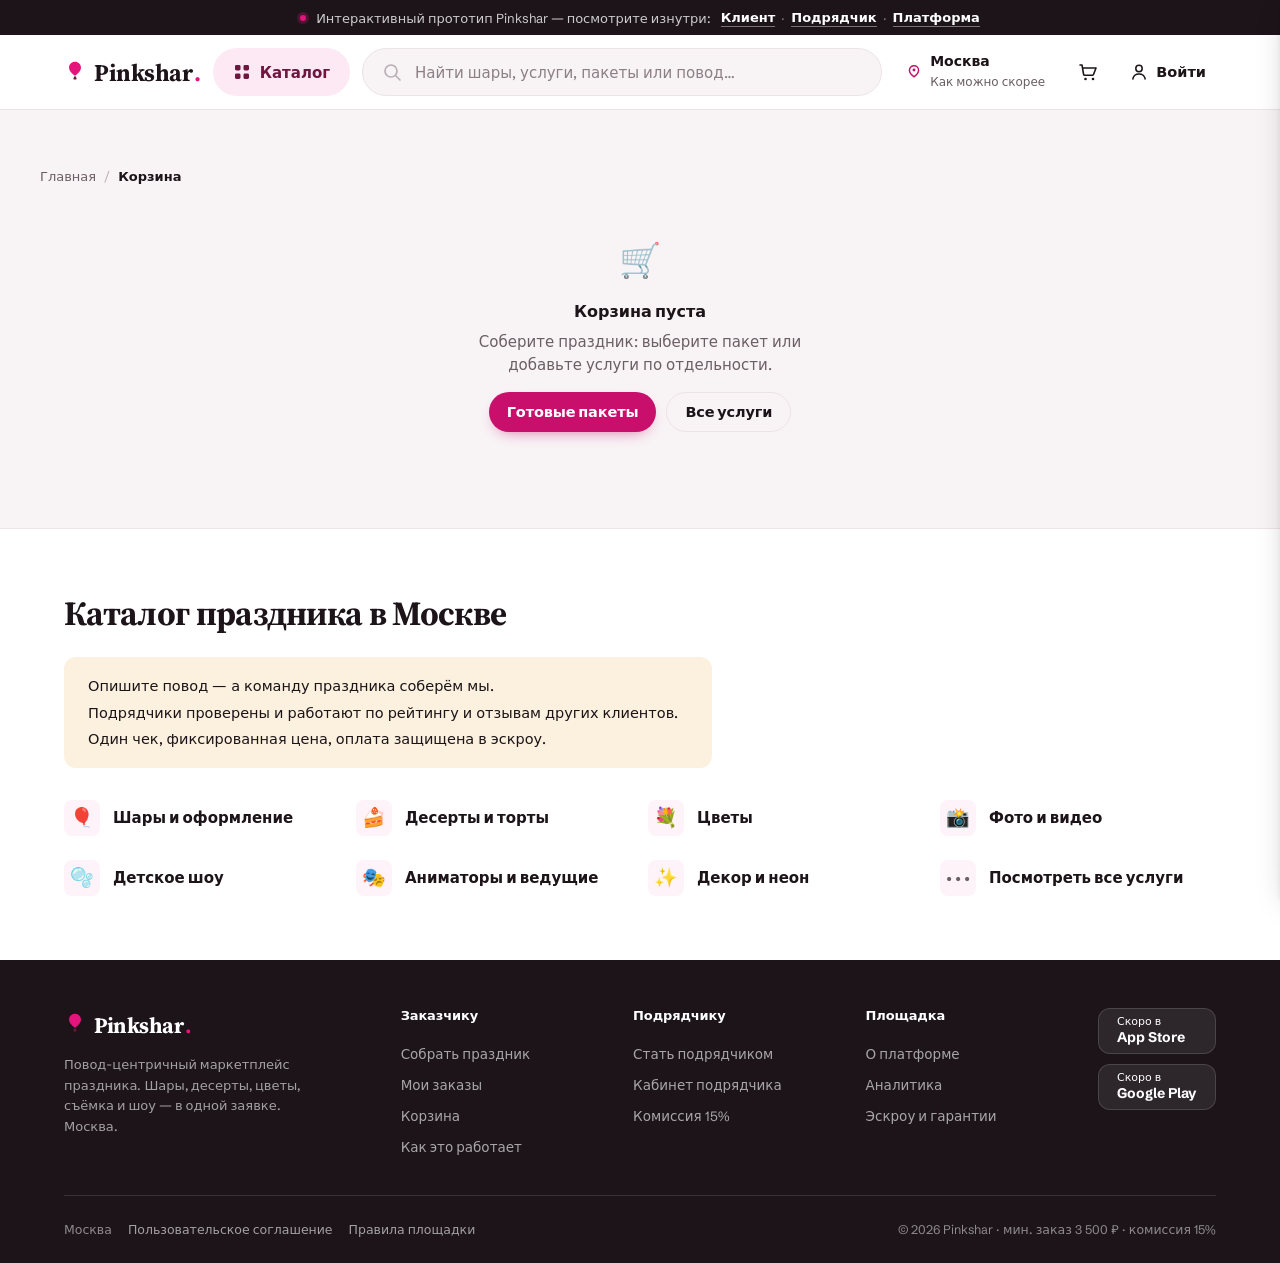
<file: korzina.html>
<!DOCTYPE html>
<html lang="ru">
<head>
  <meta charset="utf-8">
  <meta name="viewport" content="width=device-width, initial-scale=1">
  <title>Корзина — Pinkshar</title>
  <meta name="description" content="Корзина Pinkshar: весь праздник в один чек. Позиции разных подрядчиков, доставка и монтаж, итог. Оплата заморожена в эскроу до выполнения.">
  <link rel="preconnect" href="https://fonts.googleapis.com">
  <link rel="preconnect" href="https://fonts.gstatic.com" crossorigin>
  <link rel="stylesheet" href="assets/app.css?v=9">
</head>
<body>
  <div data-mkt-header></div>

  <main id="view">
    <!-- Мультивендорная корзина. renderPage строит из S.cartItems(). -->
    <div class="wrap page" data-cart-root></div>
  </main>

  <footer data-mkt-footer></footer>

  <script src="assets/data.js?v=9"></script>
  <script src="assets/shell.js?v=9"></script>
  <script>
  /* ============================================================
     КОРЗИНА — мультивендорная. Группирует S.cartItems() по подрядчику.
     qty-контролы → S.cartSetQty. Доставка/монтаж — отдельной строкой.
     Итог → S.cartTotal + доставка. Эскроу-плашка. Без попапов.
     Перерисовывается inline после каждого изменения количества.
     ============================================================ */
  window.renderPage = function () {
    var S = window.SHELL, P = window.PINK;
    var root = document.querySelector('[data-cart-root]');
    if (!root || !S) return;

    var DELIVERY = 700;   // доставка/монтаж — фикс демо-строка
    var escrowIcon = '<svg width="18" height="18" viewBox="0 0 18 18" fill="none" aria-hidden="true">' +
      '<path d="M9 1.5l6 2.2v4.1c0 3.7-2.5 6.4-6 7.7-3.5-1.3-6-4-6-7.7V3.7L9 1.5Z" stroke="currentColor" stroke-width="1.4"/>' +
      '<path d="M6.2 9l1.9 1.9L12 6.9" stroke="currentColor" stroke-width="1.4" stroke-linecap="round" stroke-linejoin="round"/></svg>';

    function draw() {
      var items = S.cartItems().filter(function (it) { return it.product; });
      var crumbs = S.crumbs([{ label: 'Главная', href: 'index.html' }, { label: 'Корзина' }]);

      if (!items.length) {
        root.innerHTML = crumbs +
          '<div class="empty"><div class="empty__icon">🛒</div>' +
          '<div class="empty__title">Корзина пуста</div>' +
          '<p>Соберите праздник: выберите пакет или добавьте услуги по отдельности.</p>' +
          '<div style="margin-top:16px;display:flex;gap:10px;justify-content:center;flex-wrap:wrap">' +
            '<a class="btn btn--primary" href="pakety.html">Готовые пакеты</a>' +
            '<a class="btn btn--ghost" href="uslugi.html">Все услуги</a></div></div>';
        return;
      }

      /* группировка по подрядчику */
      var groups = {};
      items.forEach(function (it) {
        var key = it.contractor ? it.contractor.id : 'platform';
        if (!groups[key]) groups[key] = { contractor: it.contractor, lines: [] };
        groups[key].lines.push(it);
      });

      function lineHTML(it) {
        var p = it.product;
        var ph = (p.photos && p.photos[0]) || '';
        var svc = (P.serviceCatalog || []).find(function (s) { return s.slug === p.categorySlug; }) || {};
        return '<div class="cart-line" data-id="' + S.esc(it.id) + '">' +
          '<span class="cart-line__media' + (ph ? '' : ' cart-line__media--fallback') + '" data-emoji="' + S.esc(svc.emoji || '🎈') + '">' +
            '<img src="' + S.esc(ph) + '" alt="" loading="lazy" onerror="this.closest(\'.cart-line__media\').classList.add(\'cart-line__media--fallback\')"></span>' +
          '<div class="cart-line__body">' +
            '<div class="cart-line__name"><a href="' + S.tovarHref(p.id) + '">' + S.esc(p.name) + '</a></div>' +
            '<div class="cart-line__unit">' + S.esc(svc.name || '') + ' · ' + S.money(it.price) + ' / шт</div>' +
          '</div>' +
          '<div class="cart-line__right">' +
            '<div class="qty">' +
              '<button class="qty__btn" data-dec="' + S.esc(it.id) + '" aria-label="Меньше"' + (it.qty <= 1 ? '' : '') + '>−</button>' +
              '<span class="qty__val">' + it.qty + '</span>' +
              '<button class="qty__btn" data-inc="' + S.esc(it.id) + '" aria-label="Больше">+</button>' +
            '</div>' +
            '<div class="cart-line__price">' + S.money(it.lineTotal) + '</div>' +
            '<button class="cart-line__remove" data-rm="' + S.esc(it.id) + '">Убрать</button>' +
          '</div>' +
        '</div>';
      }

      var vendorsHTML = Object.keys(groups).map(function (key) {
        var g = groups[key];
        var c = g.contractor;
        var vendorSum = g.lines.reduce(function (s, it) { return s + it.lineTotal; }, 0);
        return '<div class="cart-vendor">' +
          '<div class="cart-vendor__head">' +
            '<span class="avatar avatar--plum avatar--sm">' + S.esc(S.initials(c ? c.name : 'Pinkshar')) + '</span>' +
            '<span class="cart-vendor__name">' + (c ? '<a href="' + S.partnerHref(c.id) + '">' + S.esc(c.name) + '</a>' : 'Pinkshar') + '</span>' +
            '<span class="cart-vendor__sub">' + g.lines.length + ' поз. · ' + S.money(vendorSum) + '</span>' +
          '</div>' +
          g.lines.map(lineHTML).join('') +
        '</div>';
      }).join('');

      var goods = S.cartTotal();
      var total = goods + DELIVERY;

      var savedDate = '';
      try { savedDate = sessionStorage.getItem('pinkshar_date') || ''; } catch (e) {}

      var summary =
        '<aside class="cart-summary">' +
          '<div class="cart-summary__title">Итог заказа</div>' +
          '<div class="cart-summary__row"><span>Позиции · ' + items.length + '</span><span class="v">' + S.money(goods) + '</span></div>' +
          '<div class="cart-summary__row"><span>Доставка и монтаж</span><span class="v">' + S.money(DELIVERY) + '</span></div>' +
          '<div class="cart-summary__total"><span class="l">К оплате</span><span class="v">' + S.money(total) + '</span></div>' +
          '<div class="field" style="margin:14px 0 6px">' +
            '<label for="cart-date">Дата праздника</label>' +
            '<input class="input" type="date" id="cart-date" data-cart-date min="2026-06-23" value="' + S.esc(savedDate) + '">' +
            '<span class="hint">Сохраним и подставим на оформлении</span>' +
          '</div>' +
          '<a class="btn btn--primary btn--lg btn--block" href="checkout.html" style="margin-top:8px">Оформить заказ</a>' +
          '<button class="btn btn--ghost btn--block" data-clear>Очистить корзину</button>' +
          '<div class="cart-escrow">' + escrowIcon +
            '<span>Оплата замораживается в эскроу и удерживается до выполнения. Если подрядчик подведёт — вернём деньги.</span></div>' +
        '</aside>';

      root.innerHTML = crumbs +
        '<h1 class="serif" style="font-size:30px;margin:8px 0 20px">Корзина · весь праздник в один чек</h1>' +
        '<div class="cart"><div class="cart__main">' + vendorsHTML +
          '<div class="cart-vendor"><div class="cart-extra"><span>Доставка и монтаж по Москве</span><span class="cart-extra__val">' + S.money(DELIVERY) + '</span></div></div>' +
        '</div>' + summary + '</div>';
    }

    /* делегирование: qty / remove / clear → перерисовка */
    root.addEventListener('click', function (e) {
      var inc = e.target.closest('[data-inc]');
      var dec = e.target.closest('[data-dec]');
      var rm = e.target.closest('[data-rm]');
      var clear = e.target.closest('[data-clear]');
      if (inc) { var id = inc.getAttribute('data-inc'); var c = S.cartItems().find(function (x) { return x.id === id; }); S.cartSetQty(id, (c ? c.qty : 1) + 1); draw(); }
      else if (dec) { var id2 = dec.getAttribute('data-dec'); var c2 = S.cartItems().find(function (x) { return x.id === id2; }); S.cartSetQty(id2, (c2 ? c2.qty : 1) - 1); draw(); }
      else if (rm) { S.cartSetQty(rm.getAttribute('data-rm'), 0); draw(); }
      else if (clear) { S.cartClear(); draw(); }
    });

    /* дата праздника — сессионно (подхватится на чекауте). Без перерисовки. */
    root.addEventListener('change', function (e) {
      var d = e.target.closest('[data-cart-date]');
      if (d) { try { sessionStorage.setItem('pinkshar_date', d.value || ''); } catch (err) {} }
    });

    draw();
  };
  </script>
</body>
</html>
</file>
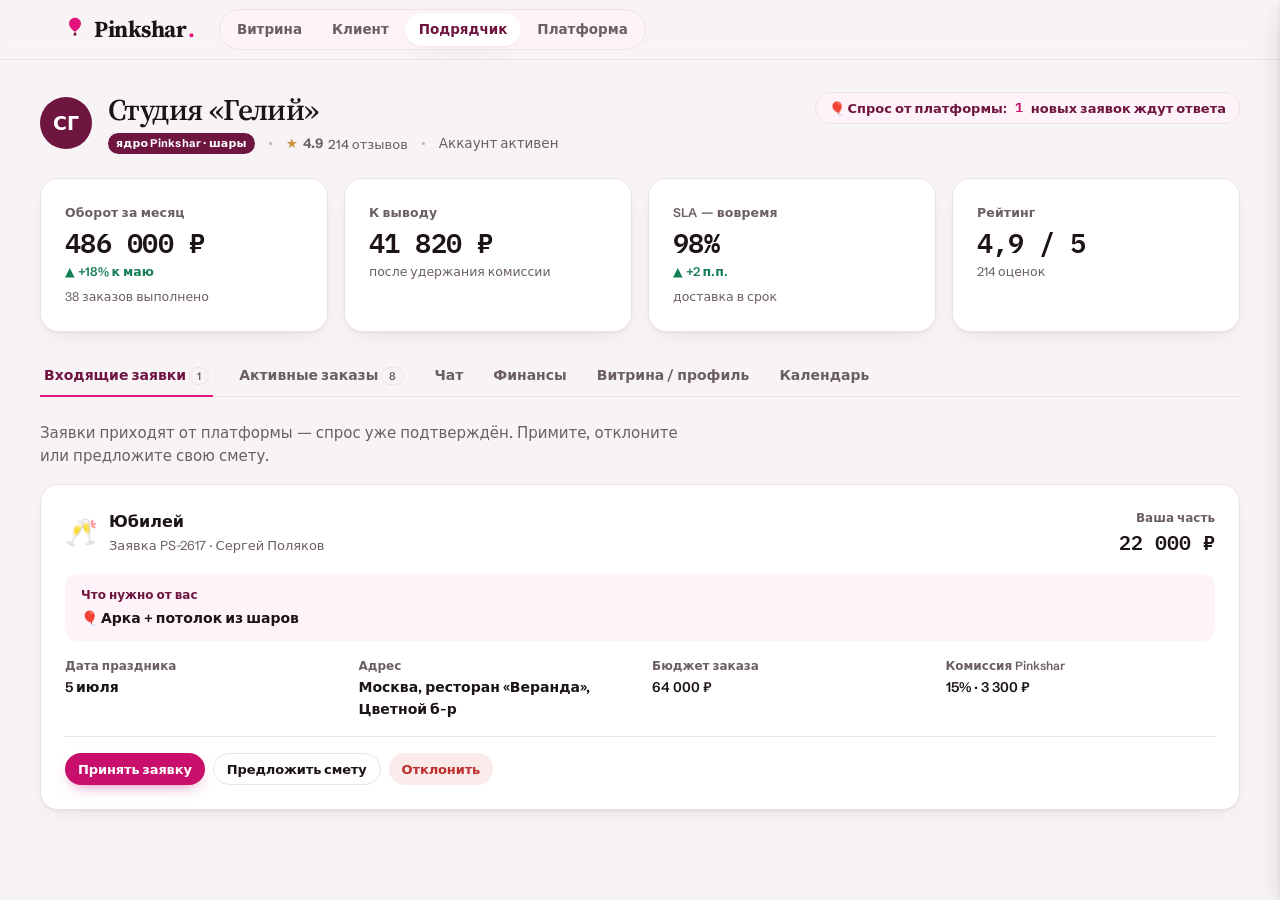
<file: partner.html>
<!DOCTYPE html>
<html lang="ru">
<head>
  <meta charset="utf-8">
  <meta name="viewport" content="width=device-width, initial-scale=1">
  <title>Pinkshar — кабинет подрядчика</title>
  <link rel="preconnect" href="https://fonts.googleapis.com">
  <link rel="preconnect" href="https://fonts.gstatic.com" crossorigin>
  <link rel="stylesheet" href="assets/app.css?v=9">
</head>
<body>
  <header class="topbar" data-topbar></header>
  <main id="view"></main>

  <!-- page-scoped стили кабинета подрядчика -->
  <style>
    .pp-hero{display:flex;align-items:flex-start;justify-content:space-between;gap:var(--s-5);
      flex-wrap:wrap;margin-bottom:var(--s-5)}
    .pp-hero__id{display:flex;align-items:center;gap:var(--s-4)}
    .pp-hero h1{font-family:var(--font-display);font-weight:600;letter-spacing:-.02em}
    .pp-hero__meta{display:flex;align-items:center;gap:14px;flex-wrap:wrap;margin-top:6px;
      font-size:13.5px;color:var(--muted)}
    .pp-hero__meta .dotsep{width:3px;height:3px;border-radius:50%;background:var(--faint)}
    .pp-demand{display:inline-flex;align-items:center;gap:8px;padding:5px 13px;
      border-radius:var(--r-pill);background:var(--pink-ghost);border:1px solid var(--line);
      font-size:13px;font-weight:600;color:var(--plum)}
    .pp-demand b{font-family:var(--font-mono);color:var(--pink-strong)}

    .pp-kpis{margin-bottom:var(--s-5)}
    .pp-kpis .card{padding:var(--s-5) var(--s-5)}

    .pp-tabs{margin-bottom:var(--s-5)}

    /* список заявок / заказов */
    .pp-list{display:flex;flex-direction:column;gap:var(--s-4)}
    .pp-req__top{display:flex;align-items:flex-start;justify-content:space-between;gap:var(--s-4);
      flex-wrap:wrap}
    .pp-req__occ{display:flex;align-items:center;gap:12px}
    .pp-req__emoji{font-size:26px;line-height:1}
    .pp-req__title{font-weight:700;font-size:16px}
    .pp-req__sub{font-size:13px;color:var(--muted);margin-top:2px}
    .pp-req__budget{text-align:right}
    .pp-req__budget .l{font-size:12px;color:var(--muted);font-weight:600}
    .pp-need{margin-top:var(--s-4);padding:var(--s-3) var(--s-4);border-radius:var(--r-md);
      background:var(--pink-ghost)}
    .pp-need__l{font-size:12px;font-weight:600;color:var(--plum);margin-bottom:3px}
    .pp-need__v{font-size:14px;font-weight:600}
    .pp-meta-grid{display:grid;grid-template-columns:repeat(auto-fit,minmax(150px,1fr));
      gap:var(--s-3) var(--s-5);margin-top:var(--s-4)}
    .pp-meta__l{font-size:12px;color:var(--muted);font-weight:600}
    .pp-meta__v{font-size:14px;font-weight:600;margin-top:1px}
    .pp-actions{display:flex;gap:var(--s-2);flex-wrap:wrap;margin-top:var(--s-4);
      padding-top:var(--s-4);border-top:1px solid var(--line)}

    /* активные: строка прогресса */
    .pp-active__head{display:flex;align-items:center;justify-content:space-between;gap:var(--s-4);
      flex-wrap:wrap}
    .pp-steps{display:flex;align-items:center;gap:6px;margin-top:var(--s-4)}
    .pp-step{flex:1;height:6px;border-radius:var(--r-pill);background:var(--line)}
    .pp-step.done{background:var(--good)}
    .pp-step.current{background:var(--pink)}
    .pp-stepl{display:flex;justify-content:space-between;margin-top:8px;font-size:11.5px;
      color:var(--muted);font-weight:600}

    /* финансы */
    .pp-fin-grid{display:grid;grid-template-columns:1.4fr 1fr;gap:var(--s-5);align-items:start}
    @media(max-width:860px){.pp-fin-grid{grid-template-columns:1fr}}
    .pp-payout{display:flex;align-items:center;justify-content:space-between;gap:var(--s-4);
      flex-wrap:wrap}
    .pp-commission-note{display:flex;gap:10px;align-items:flex-start;font-size:13px;
      color:var(--muted);margin-top:var(--s-3)}

    /* витрина / профиль */
    .pp-profile-grid{display:grid;grid-template-columns:1fr 1.3fr;gap:var(--s-5);align-items:start}
    @media(max-width:860px){.pp-profile-grid{grid-template-columns:1fr}}
    .pp-portfolio{display:grid;grid-template-columns:repeat(3,1fr);gap:var(--s-3)}
    .pp-std{display:flex;gap:12px;align-items:flex-start}
    .pp-std__ic{width:30px;height:30px;border-radius:var(--r-pill);background:var(--good-soft);
      color:var(--good);display:flex;align-items:center;justify-content:center;flex:none;
      font-weight:700;font-size:15px}
    .pp-std__t{font-weight:600;font-size:14px}
    .pp-std__d{font-size:12.5px;color:var(--muted)}

    /* календарь */
    .pp-cal{display:grid;grid-template-columns:repeat(7,1fr);gap:6px}
    .pp-cal__dow{font-size:11px;font-weight:600;color:var(--muted);text-align:center;
      padding-bottom:4px}
    .pp-day{aspect-ratio:1;border-radius:var(--r-sm);border:1px solid var(--line);
      background:var(--card);display:flex;flex-direction:column;align-items:center;
      justify-content:center;gap:3px;font-size:13px;font-weight:600;position:relative}
    .pp-day.muted-day{color:var(--faint);background:var(--bg);border-color:transparent}
    .pp-day.busy{background:var(--pink-ghost);border-color:var(--pink-soft);color:var(--plum)}
    .pp-day.today{box-shadow:inset 0 0 0 2px var(--pink)}
    .pp-day__dot{width:6px;height:6px;border-radius:50%;background:var(--pink)}
    .pp-cal-legend{display:flex;gap:var(--s-5);margin-top:var(--s-4);font-size:12.5px;
      color:var(--muted);flex-wrap:wrap}
    .pp-cal-legend span{display:inline-flex;align-items:center;gap:7px;font-weight:600}
    .pp-leg-dot{width:11px;height:11px;border-radius:3px}

    .pp-chat-card{display:flex;flex-direction:column;height:min(620px,72vh)}
    .pp-chat-scroll{flex:1;overflow-y:auto;padding:var(--s-5)}
    .pp-chat-head{padding:var(--s-4) var(--s-5);border-bottom:1px solid var(--line);
      display:flex;align-items:center;justify-content:space-between;gap:var(--s-4)}
  </style>

  <!-- data.js (PINK) → partner.page.js (объявляет window.renderPage) → shell.js.
       shell.init() на DOMContentLoaded сам вызовет renderPage() и initTabs() —
       ровно один раз, как на остальных страницах. Никакого bootstrap-скрипта. -->
  <script src="assets/data.js?v=9"></script>
  <script src="assets/shell.js?v=9"></script>
  <script src="assets/partner.page.js?v=9"></script>
</body>
</html>
</file>
<file: assets/app.css>
/* ============================================================
   PINKSHAR — маркетплейс праздника
   app.css — единый источник стилей (дизайн-система + компоненты)
   Страницы добавляют только минимальный page-scoped CSS.
   ============================================================ */

@import url('https://fonts.googleapis.com/css2?family=Schibsted+Grotesk:wght@400;500;600;700;800&family=Source+Serif+4:opsz,wght@8..60,400;8..60,500;8..60,600;8..60,700&family=IBM+Plex+Mono:wght@400;500;600&display=swap');

/* ---------- TOKENS ---------- */
:root{
  /* палитра */
  --pink:#E5147D; --pink-strong:#C70F6B; --pink-soft:#FCE9F3; --pink-ghost:#FDF3F8;
  --plum:#6E1540; --gold:#C8923A;
  --ink:#1C1418; --muted:#6B5E64;
  --bg:#F8F4F6; --card:#FFFFFF; --line:#ECE3E8; --paper-edge:#EBE2E7;
  --good:#1AA06A; --good-soft:#E6F6EF;
  --bad:#E14B4B;  --bad-soft:#FBEAEA;
  --amber:#C8801E; --amber-soft:#FBF1DE;

  /* текстовые токены статусов — затемнены до WCAG AA (≥4.5:1) на своих soft-фонах.
     Заливки (--good/--amber/--gold) остаются яркими для прогресс-баров, точек, графиков. */
  --good-text:#147E52;   /* ~4.5:1 на --good-soft, ~5.1:1 на белом */
  --amber-text:#9A5E0E;  /* ~4.7:1 на --amber-soft */
  --gold-text:#8A5E1C;   /* ~5.1:1 на --amber-soft (фон gold-бейджа) */
  --bad-text:#BE2E2E;    /* ~5.0:1 на --bad-soft, ~5.8:1 на белом (заливка --bad остаётся яркой) */

  /* нетекстовый светлый декор (НЕ для текста) */
  --faint:#B9AEB4;
  /* плейсхолдеры инпутов — ≥3:1 на белом (--faint оставлен для иконок/точек таймлайна) */
  --placeholder:#8C7F85;

  /* радиусы */
  --r-sm:8px; --r-md:12px; --r-lg:18px; --r-pill:999px;

  /* тени */
  --sh-card:0 1px 2px rgba(27,19,24,.05),0 10px 26px -14px rgba(27,19,24,.14);
  --sh-pop:0 8px 30px -8px rgba(27,19,24,.22),0 2px 6px rgba(27,19,24,.08);

  /* spacing scale */
  --s-1:4px; --s-2:8px; --s-3:12px; --s-4:16px; --s-5:24px; --s-6:32px; --s-7:48px; --s-8:64px;

  /* шрифты */
  --font-ui:"Schibsted Grotesk",system-ui,sans-serif;
  --font-display:"Source Serif 4",Georgia,serif;
  --font-mono:"IBM Plex Mono",ui-monospace,monospace;

  /* layout */
  --topbar-h:60px;
  --maxw:1200px;
}

/* ---------- RESET / BASE ---------- */
*,*::before,*::after{box-sizing:border-box}
html{-webkit-text-size-adjust:100%}
body{
  margin:0;
  font-family:var(--font-ui);
  font-size:15px;
  line-height:1.55;
  color:var(--ink);
  background:var(--bg);
  -webkit-font-smoothing:antialiased;
  text-rendering:optimizeLegibility;
}
h1,h2,h3,h4,h5{margin:0;font-weight:700;line-height:1.18;letter-spacing:-.01em}
h1{font-size:30px} h2{font-size:22px} h3{font-size:17px} h4{font-size:15px}
p{margin:0 0 var(--s-3)}
a{color:inherit;text-decoration:none}
img{max-width:100%;display:block}
button{font-family:inherit;font-size:inherit;cursor:pointer;border:0;background:none;color:inherit}
input,select,textarea{font-family:inherit;font-size:inherit;color:inherit}
ul{margin:0;padding:0;list-style:none}
:focus-visible{outline:2px solid var(--pink);outline-offset:2px;border-radius:4px}
::selection{background:var(--pink-soft);color:var(--plum)}

.serif{font-family:var(--font-display)}
.mono{font-family:var(--font-mono);font-variant-numeric:tabular-nums}
.muted{color:var(--muted)}
.measure{max-width:72ch} /* длина строки <=80 символов */

/* ---------- LAYOUT HELPERS ---------- */
.wrap{max-width:var(--maxw);margin:0 auto;padding:0 var(--s-5)}
.page{padding:var(--s-6) 0 var(--s-7)}
.row{display:flex;align-items:center}
.row.gap{gap:var(--s-3)}
.between{display:flex;align-items:center;justify-content:space-between;gap:var(--s-4)}
.stack{display:flex;flex-direction:column}
.grid{display:grid;gap:var(--s-4)}
.hide{display:none!important}
.spacer{flex:1}

/* ============================================================
   TOPBAR + ROLE SWITCHER
   ============================================================ */
.topbar{
  position:sticky;top:0;z-index:40;
  height:var(--topbar-h);
  background:rgba(248,244,246,.86);
  backdrop-filter:saturate(1.4) blur(10px);
  border-bottom:1px solid var(--line);
}
.topbar__inner{max-width:var(--maxw);margin:0 auto;padding:0 var(--s-5);height:100%;
  display:flex;align-items:center;gap:var(--s-5)}
.logo{display:inline-flex;align-items:baseline;gap:2px;font-family:var(--font-display);
  font-weight:700;font-size:23px;letter-spacing:-.02em;color:var(--ink)}
.logo .dot{color:var(--pink)}
.logo__mark{width:22px;height:22px;margin-right:6px;display:inline-block;vertical-align:-3px}

.role-switcher{display:flex;gap:2px;background:var(--pink-ghost);
  border:1px solid var(--line);border-radius:var(--r-pill);padding:3px}
.role-switcher a{
  padding:6px 14px;border-radius:var(--r-pill);font-size:13.5px;font-weight:600;
  color:var(--muted);transition:color .15s ease;white-space:nowrap}
.role-switcher a:hover{color:var(--ink)}
.role-switcher a.active{background:var(--card);color:var(--plum);box-shadow:var(--sh-card)}

.topbar__end{margin-left:auto;display:flex;align-items:center;gap:var(--s-3)}

/* ============================================================
   BUTTONS
   ============================================================ */
.btn{
  display:inline-flex;align-items:center;justify-content:center;gap:8px;
  height:40px;padding:0 18px;border-radius:var(--r-pill);
  font-weight:600;font-size:14.5px;letter-spacing:-.01em;
  transition:transform .12s ease,box-shadow .15s ease,background .15s ease;
  white-space:nowrap}
.btn:active{transform:translateY(1px)}
.btn--primary{background:var(--pink-strong);color:#fff;box-shadow:0 6px 16px -8px rgba(199,15,107,.7)}
.btn--primary:hover{background:#a50b5b}
.btn--soft{background:var(--pink-soft);color:var(--plum)}
.btn--soft:hover{background:#f9dcec}
.btn--ghost{background:transparent;color:var(--ink);border:1px solid var(--line)}
.btn--ghost:hover{background:var(--card);border-color:var(--paper-edge)}
.btn--sm{height:32px;padding:0 13px;font-size:13px}
.btn--lg{height:48px;padding:0 26px;font-size:16px}
.btn--block{width:100%}
.btn--danger{background:var(--bad-soft);color:var(--bad-text)}
.btn--danger:hover{background:#f7dada}

/* ============================================================
   CARD (плоская, без карточки-в-карточке)
   ============================================================ */
.card{
  background:var(--card);
  border:1px solid var(--line);
  border-radius:var(--r-lg);
  box-shadow:var(--sh-card);
  padding:var(--s-5)}
.card--flush{padding:0;overflow:hidden}
.card--tight{padding:var(--s-4)}
.card__head{display:flex;align-items:center;justify-content:space-between;gap:var(--s-3);
  margin-bottom:var(--s-4)}
.card__title{font-size:15px;font-weight:700}
/* секции внутри карточки — разделяем линиями, НЕ вложенными карточками */
.divide > * + *{border-top:1px solid var(--line);padding-top:var(--s-4);margin-top:var(--s-4)}

/* ============================================================
   STAT / KPI
   ============================================================ */
.stat{display:flex;flex-direction:column;gap:6px}
.stat__label{font-size:12.5px;color:var(--muted);font-weight:600;letter-spacing:.01em}
.stat__value{font-family:var(--font-mono);font-weight:600;font-size:27px;
  line-height:1;letter-spacing:-.02em;color:var(--ink);font-variant-numeric:tabular-nums}
.stat__delta{display:inline-flex;align-items:center;gap:4px;font-size:12.5px;font-weight:600}
.stat__delta.up{color:var(--good-text)} .stat__delta.down{color:var(--bad-text)}
.stat__sub{font-size:12.5px;color:var(--muted)}
.stat-grid{display:grid;grid-template-columns:repeat(auto-fit,minmax(180px,1fr));gap:var(--s-4)}

/* ============================================================
   TABS / SEGMENTED
   ============================================================ */
.tabs{display:flex;gap:var(--s-1);border-bottom:1px solid var(--line)}
.tabs button{padding:10px 4px;margin-right:18px;font-weight:600;font-size:14px;
  color:var(--muted);border-bottom:2px solid transparent;margin-bottom:-1px;
  transition:color .15s ease}
.tabs button:hover{color:var(--ink)}
.tabs button.active{color:var(--plum);border-bottom-color:var(--pink)}

.segmented{display:inline-flex;background:var(--pink-ghost);border:1px solid var(--line);
  border-radius:var(--r-pill);padding:3px;gap:2px}
.segmented button{padding:6px 14px;border-radius:var(--r-pill);font-size:13px;font-weight:600;
  color:var(--muted)}
.segmented button.active{background:var(--card);color:var(--plum);box-shadow:var(--sh-card)}

/* ============================================================
   BADGES (статусы заказа через semantic-цвета)
   ============================================================ */
.badge{display:inline-flex;align-items:center;gap:6px;height:24px;padding:0 10px;
  border-radius:var(--r-pill);font-size:12px;font-weight:600;line-height:1;white-space:nowrap}
.badge::before{content:"";width:6px;height:6px;border-radius:50%;background:currentColor;opacity:.9}
.badge--new{background:var(--pink-soft);color:var(--pink-strong)}
.badge--confirmed{background:var(--amber-soft);color:var(--amber-text)}
.badge--paid{background:var(--good-soft);color:var(--good-text)}
.badge--inwork{background:#EAEFFB;color:#3B62C4}
.badge--done{background:var(--good-soft);color:var(--good-text)}
.badge--rejected{background:var(--bad-soft);color:var(--bad-text)}
.badge--neutral{background:var(--bg);color:var(--muted)}
.badge--gold{background:var(--amber-soft);color:var(--gold-text)}
.badge--ghost{background:transparent;color:var(--muted);border:1px solid var(--line)}
.badge--ghost::before{display:none}

/* «ядро / агрегат» метка для услуги */
.tag-core{background:var(--plum);color:#fff;padding:2px 8px;border-radius:var(--r-pill);
  font-size:11px;font-weight:700;letter-spacing:.02em}
.tag-agg{background:var(--bg);color:var(--muted);padding:2px 8px;border-radius:var(--r-pill);
  font-size:11px;font-weight:600;border:1px solid var(--line)}

/* ============================================================
   TABLE (данные)
   ============================================================ */
.table{width:100%;border-collapse:collapse;font-size:14px}
.table th{text-align:left;font-size:12px;font-weight:600;color:var(--muted);
  text-transform:none;padding:10px 14px;border-bottom:1px solid var(--line);white-space:nowrap}
.table td{padding:13px 14px;border-bottom:1px solid var(--line);vertical-align:middle}
.table tbody tr{transition:background .12s ease}
.table tbody tr:hover{background:var(--pink-ghost)}
.table tbody tr:last-child td{border-bottom:0}
.table .num{font-family:var(--font-mono);text-align:right;font-variant-numeric:tabular-nums;
  white-space:nowrap}
.table th.num{text-align:right}
.table .clickable{cursor:pointer}
.table-wrap{overflow-x:auto;border-radius:var(--r-lg)}

/* ============================================================
   FORMS / INPUTS
   ============================================================ */
.field{display:flex;flex-direction:column;gap:6px;margin-bottom:var(--s-4)}
.field label{font-size:13px;font-weight:600;color:var(--ink)}
.field .hint{font-size:12px;color:var(--muted)}
.input,.select,.textarea{
  width:100%;height:42px;padding:0 13px;background:var(--card);
  border:1px solid var(--line);border-radius:var(--r-md);
  transition:border-color .15s ease,box-shadow .15s ease}
.textarea{height:auto;padding:11px 13px;min-height:90px;resize:vertical;line-height:1.5}
.input::placeholder,.textarea::placeholder{color:var(--placeholder)}
.input:focus,.select:focus,.textarea:focus{
  outline:none;border-color:var(--pink);box-shadow:0 0 0 3px var(--pink-soft)}
.select{appearance:none;
  background-image:url("data:image/svg+xml,%3Csvg xmlns='http://www.w3.org/2000/svg' width='12' height='8' viewBox='0 0 12 8'%3E%3Cpath d='M1 1l5 5 5-5' stroke='%236B5E64' stroke-width='1.6' fill='none' stroke-linecap='round'/%3E%3C/svg%3E");
  background-repeat:no-repeat;background-position:right 13px center;padding-right:34px}

.search{position:relative}
.search .input{padding-left:38px}
.search svg{position:absolute;left:12px;top:50%;transform:translateY(-50%);color:var(--faint)}

/* ============================================================
   PILL FILTERS
   ============================================================ */
.pills{display:flex;flex-wrap:wrap;gap:var(--s-2)}
.pill{height:34px;padding:0 15px;border-radius:var(--r-pill);background:var(--card);
  border:1px solid var(--line);font-size:13.5px;font-weight:600;color:var(--muted);
  display:inline-flex;align-items:center;gap:7px;transition:all .15s ease}
.pill:hover{border-color:var(--paper-edge);color:var(--ink)}
.pill.active{background:var(--pink-strong);border-color:var(--pink-strong);color:#fff}
.pill .emoji{font-size:15px;line-height:1}

/* ============================================================
   AVATAR
   ============================================================ */
.avatar{display:inline-flex;align-items:center;justify-content:center;
  width:38px;height:38px;border-radius:50%;background:var(--pink-soft);
  color:var(--pink-strong);font-weight:700;font-size:15px;flex:none}
.avatar--sm{width:30px;height:30px;font-size:12.5px}
.avatar--lg{width:52px;height:52px;font-size:19px}
.avatar--plum{background:var(--plum);color:#fff}
.avatar--platform{background:var(--ink);color:#fff}

/* ============================================================
   MODAL + DRAWER (анимируем только transform/opacity)
   ============================================================ */
.scrim{position:fixed;inset:0;background:rgba(27,19,24,.42);opacity:0;visibility:hidden;
  transition:opacity .2s ease,visibility .2s ease;z-index:60}
.scrim.open{opacity:1;visibility:visible}

.modal{position:fixed;left:50%;top:50%;z-index:61;width:min(560px,calc(100vw - 32px));
  max-height:calc(100vh - 64px);overflow:auto;background:var(--card);
  border:1px solid var(--line);border-radius:var(--r-lg);box-shadow:var(--sh-pop);
  transform:translate(-50%,-46%);opacity:0;visibility:hidden;
  transition:opacity .2s ease,transform .2s ease,visibility .2s ease}
.modal.open{opacity:1;visibility:visible;transform:translate(-50%,-50%)}

.drawer{position:fixed;top:0;right:0;bottom:0;z-index:61;
  width:min(480px,100vw);background:var(--card);border-left:1px solid var(--line);
  box-shadow:var(--sh-pop);overflow:auto;
  transform:translateX(100%);transition:transform .25s cubic-bezier(.32,.72,0,1)}
.drawer.open{transform:translateX(0)}
.drawer__head,.modal__head{position:sticky;top:0;background:var(--card);z-index:1;
  display:flex;align-items:center;justify-content:space-between;gap:var(--s-3);
  padding:var(--s-5);border-bottom:1px solid var(--line)}
.drawer__body,.modal__body{padding:var(--s-5)}
.icon-btn{width:34px;height:34px;border-radius:var(--r-pill);display:inline-flex;
  align-items:center;justify-content:center;color:var(--muted);transition:background .15s ease}
.icon-btn:hover{background:var(--bg);color:var(--ink)}

/* ============================================================
   TIMELINE (статус заказа)
   ============================================================ */
.timeline{position:relative;padding-left:26px}
.timeline__item{position:relative;padding-bottom:var(--s-4)}
.timeline__item:last-child{padding-bottom:0}
.timeline__item::before{content:"";position:absolute;left:-19px;top:3px;
  width:11px;height:11px;border-radius:50%;background:var(--card);
  border:2px solid var(--faint);z-index:1}
.timeline__item::after{content:"";position:absolute;left:-14px;top:14px;bottom:-3px;
  width:2px;background:var(--line)}
.timeline__item:last-child::after{display:none}
.timeline__item.done::before{background:var(--good);border-color:var(--good)}
.timeline__item.current::before{background:var(--pink);border-color:var(--pink);
  box-shadow:0 0 0 4px var(--pink-soft)}
.timeline__t{font-weight:600;font-size:14px}
.timeline__time{font-family:var(--font-mono);font-size:12px;color:var(--muted)}

/* ============================================================
   CHAT BUBBLES
   ============================================================ */
.chat{display:flex;flex-direction:column;gap:var(--s-3)}
.bubble{max-width:78%;padding:10px 14px;border-radius:16px;font-size:14px;line-height:1.45;
  box-shadow:var(--sh-card)}
.bubble__meta{font-size:11px;color:var(--muted);margin-top:5px;font-family:var(--font-mono)}
.bubble--in{align-self:flex-start;background:var(--card);border:1px solid var(--line);
  border-bottom-left-radius:5px}
.bubble--out{align-self:flex-end;background:var(--pink-strong);color:#fff;border-bottom-right-radius:5px}
.bubble--out .bubble__meta{color:rgba(255,255,255,.8)}
.bubble--platform{align-self:center;max-width:90%;background:var(--pink-ghost);
  border:1px dashed var(--paper-edge);color:var(--plum);font-size:13px;text-align:center;
  box-shadow:none;border-radius:var(--r-md)}
.bubble__attach{display:flex;align-items:center;gap:8px;margin-top:7px;padding:8px 10px;
  border-radius:var(--r-sm);background:rgba(27,19,24,.05);font-size:12.5px;font-weight:600}
.bubble--out .bubble__attach{background:rgba(255,255,255,.18)}
.chat-input{display:flex;gap:var(--s-2);padding:var(--s-4);border-top:1px solid var(--line)}

/* ============================================================
   EMPTY STATE
   ============================================================ */
.empty{text-align:center;padding:var(--s-7) var(--s-5);color:var(--muted)}
.empty__icon{font-size:34px;margin-bottom:var(--s-3);opacity:.75}
.empty__title{font-weight:700;color:var(--ink);font-size:16px;margin-bottom:6px}
.empty p{max-width:42ch;margin:0 auto}

/* ============================================================
   MISC PRIMITIVES
   ============================================================ */
.rating{display:inline-flex;align-items:center;gap:5px;font-weight:700}
.rating .star{color:var(--gold)}
.rating .count{color:var(--muted);font-weight:500;font-size:13px}
.divider{height:1px;background:var(--line);border:0;margin:var(--s-5) 0}
.kicker{font-family:var(--font-mono);font-size:12px;color:var(--pink-strong);
  font-weight:500;letter-spacing:.02em}
.price{font-family:var(--font-mono);font-weight:600;font-variant-numeric:tabular-nums}
.price--big{font-size:20px}
.trust{display:inline-flex;align-items:center;gap:8px;font-size:13px;color:var(--muted)}

/* media tile (фото-плейсхолдер услуги/повода — нетекстовый декор) */
.media{position:relative;border-radius:var(--r-md);overflow:hidden;
  background:linear-gradient(135deg,var(--pink-soft),var(--pink-ghost));aspect-ratio:4/3}
.media__emoji{position:absolute;inset:0;display:flex;align-items:center;justify-content:center;
  font-size:46px}
.media__price{position:absolute;left:10px;bottom:10px;background:rgba(255,255,255,.94);
  padding:4px 10px;border-radius:var(--r-pill);font-family:var(--font-mono);font-weight:600;
  font-size:13px;box-shadow:var(--sh-card)}

/* progress bar (нетекстовый) */
.bar{height:8px;border-radius:var(--r-pill);background:var(--line);overflow:hidden}
.bar__fill{height:100%;border-radius:var(--r-pill);background:var(--pink)}
.bar__fill--good{background:var(--good)} .bar__fill--gold{background:var(--gold)}

/* responsive */
@media (max-width:860px){
  h1{font-size:25px}
  .wrap{padding:0 var(--s-4)}
  .role-switcher a{padding:6px 10px;font-size:12.5px}
  .drawer{width:100vw}
}

/* ============================================================
   ████ MARKETING LAYER — .mkt-* ████
   Аддитивные компоненты публичной (маркетинговой) части.
   НЕ переопределяют ничего из кабинетов. Только новые классы.
   Анимируем ТОЛЬКО transform/opacity. Контраст ≥4.5:1.
   ============================================================ */

/* ---------- SCROLL REVEAL (transform/opacity) ---------- */
.mkt-reveal{opacity:0;transform:translateY(18px);
  transition:opacity .6s cubic-bezier(.22,.61,.36,1),transform .6s cubic-bezier(.22,.61,.36,1)}
.mkt-reveal.is-in{opacity:1;transform:none}
.mkt-reveal[data-d="1"]{transition-delay:.07s}
.mkt-reveal[data-d="2"]{transition-delay:.14s}
.mkt-reveal[data-d="3"]{transition-delay:.21s}
.mkt-reveal[data-d="4"]{transition-delay:.28s}
@media (prefers-reduced-motion:reduce){
  .mkt-reveal{opacity:1;transform:none;transition:none}
}

/* ---------- DEMO BAR ---------- */
.mkt-demobar{background:var(--ink);color:#fff;font-size:13px;line-height:1.4}
.mkt-demobar__inner{max-width:var(--maxw);margin:0 auto;padding:8px var(--s-5);
  display:flex;align-items:center;justify-content:center;gap:10px;flex-wrap:wrap;text-align:center}
.mkt-demobar__dot{width:6px;height:6px;border-radius:50%;background:var(--pink);flex:none;
  box-shadow:0 0 0 3px rgba(229,20,125,.25)}
.mkt-demobar__label{color:rgba(255,255,255,.78)}
.mkt-demobar__links{display:inline-flex;gap:6px;align-items:center;flex-wrap:wrap}
.mkt-demobar__links a{color:#fff;font-weight:600;border-bottom:1px solid rgba(255,255,255,.4)}
.mkt-demobar__links a:hover{border-bottom-color:#fff}
.mkt-demobar__sep{color:rgba(255,255,255,.4)}

/* ---------- HEADER + NAV ---------- */
/* обёртка не должна ограничивать sticky шапки своей высотой → display:contents,
   чтобы .mkt-header липла относительно body на всю страницу (а не отлипала сразу) */
[data-mkt-header]{display:contents}
.mkt-header{position:sticky;top:0;z-index:50;
  background:rgba(255,255,255,.82);backdrop-filter:saturate(1.4) blur(12px);
  border-bottom:1px solid var(--line)}
.mkt-header__inner{max-width:var(--maxw);margin:0 auto;padding:0 var(--s-5);height:64px;
  display:flex;align-items:center;gap:var(--s-5)}
.mkt-logo{display:inline-flex;align-items:baseline;gap:2px;font-family:var(--font-display);
  font-weight:700;font-size:24px;letter-spacing:-.02em;color:var(--ink);flex:none}
.mkt-logo .mkt-logo__mark{width:22px;height:22px;margin-right:6px;display:inline-block;vertical-align:-3px}
.mkt-logo .dot{color:var(--pink)}
.mkt-nav{display:flex;align-items:center;gap:2px;margin-left:var(--s-4)}
.mkt-nav a{padding:8px 13px;border-radius:var(--r-pill);font-size:14.5px;font-weight:600;
  color:var(--muted);transition:color .15s ease,background .15s ease;white-space:nowrap}
.mkt-nav a:hover{color:var(--ink);background:var(--pink-ghost)}
.mkt-nav a.is-active{color:var(--plum)}
.mkt-header__end{margin-left:auto;display:flex;align-items:center;gap:var(--s-3)}
.mkt-header__login{font-weight:600;font-size:14.5px;color:var(--ink);padding:8px 6px}
.mkt-header__login:hover{color:var(--pink-strong)}
.mkt-burger{display:none;width:42px;height:42px;border-radius:var(--r-md);
  align-items:center;justify-content:center;color:var(--ink)}
.mkt-burger:hover{background:var(--pink-ghost)}
.mkt-burger svg{display:block}
/* мобильная выезжающая панель меню */
.mkt-mobnav{position:fixed;inset:0 0 0 auto;width:min(340px,86vw);z-index:62;
  background:var(--card);box-shadow:var(--sh-pop);padding:var(--s-5);
  transform:translateX(100%);transition:transform .25s cubic-bezier(.32,.72,0,1);
  display:flex;flex-direction:column;gap:var(--s-2);overflow:auto}
.mkt-mobnav.open{transform:translateX(0)}
.mkt-mobnav__head{display:flex;align-items:center;justify-content:space-between;
  margin-bottom:var(--s-4)}
.mkt-mobnav a{padding:13px 14px;border-radius:var(--r-md);font-weight:600;font-size:16px;
  color:var(--ink)}
.mkt-mobnav a:hover{background:var(--pink-ghost)}
.mkt-mobnav__cta{margin-top:var(--s-4);display:flex;flex-direction:column;gap:var(--s-3)}

/* ---------- HERO (editorial) ---------- */
.mkt-hero{position:relative;overflow:hidden;
  background:
    radial-gradient(120% 130% at 90% -20%, var(--pink-soft) 0%, transparent 50%),
    linear-gradient(180deg, var(--pink-ghost) 0%, var(--bg) 100%);
  border-bottom:1px solid var(--line)}
.mkt-hero__inner{max-width:var(--maxw);margin:0 auto;padding:var(--s-7) var(--s-5);
  display:grid;grid-template-columns:1.12fr .88fr;gap:var(--s-7);align-items:center}
.mkt-hero__kicker{font-family:var(--font-mono);font-size:13px;color:var(--pink-strong);
  font-weight:500;letter-spacing:.02em;margin-bottom:var(--s-4)}
.mkt-hero__title{font-family:var(--font-display);font-weight:700;
  font-size:clamp(40px,6vw,68px);line-height:1.02;letter-spacing:-.025em;
  margin:0 0 var(--s-5)}
.mkt-hero__title em{font-style:italic;color:var(--pink-strong)}
.mkt-hero__lead{font-size:18px;line-height:1.55;color:var(--muted);max-width:54ch;
  margin:0 0 var(--s-6)}
.mkt-hero__cta{display:flex;gap:var(--s-3);flex-wrap:wrap;margin-bottom:var(--s-6)}
.mkt-hero__trust{display:flex;align-items:center;gap:var(--s-5);flex-wrap:wrap;
  font-size:14px;color:var(--muted)}
.mkt-hero__trust strong{font-family:var(--font-mono);font-size:19px;color:var(--plum);
  font-weight:600;margin-right:5px}
.mkt-hero__sep{width:1px;height:30px;background:var(--line)}
/* hero-коллаж из реальных фото */
.mkt-hero__collage{display:grid;grid-template-columns:1fr 1fr;grid-template-rows:auto auto;
  gap:var(--s-3)}
.mkt-hero__collage .mkt-photo{border-radius:var(--r-lg);box-shadow:var(--sh-card)}
.mkt-hero__collage .mkt-photo:nth-child(1){grid-row:span 2}
.mkt-hero__collage .mkt-photo:nth-child(1){aspect-ratio:3/4.2}
.mkt-hero__collage .mkt-photo:nth-child(2),
.mkt-hero__collage .mkt-photo:nth-child(3){aspect-ratio:1/1}

/* ---------- PHOTO + ONERROR FALLBACK ---------- */
.mkt-photo{position:relative;overflow:hidden;border-radius:var(--r-md);
  background:linear-gradient(135deg,var(--pink-soft),var(--pink-ghost));aspect-ratio:1/1}
.mkt-photo img{position:absolute;inset:0;width:100%;height:100%;object-fit:cover;
  transition:transform .5s cubic-bezier(.22,.61,.36,1)}
.mkt-photo--zoom:hover img{transform:scale(1.05)}
.mkt-photo__cap{position:absolute;left:0;right:0;bottom:0;z-index:2;
  padding:18px 14px 12px;font-size:13px;font-weight:600;color:#fff;
  background:linear-gradient(180deg,transparent,rgba(27,19,24,.62))}
/* фолбэк-плитка: показываем подпись повода на брендовом градиенте */
.mkt-photo--fallback{display:flex;align-items:flex-end;justify-content:flex-start;
  background:linear-gradient(135deg,var(--pink-soft) 0%,var(--pink-ghost) 100%)}
.mkt-photo--fallback::before{content:attr(data-emoji);position:absolute;top:50%;left:50%;
  transform:translate(-50%,-58%);font-size:44px;opacity:.7}
.mkt-photo--fallback img{display:none}
.mkt-photo--fallback .mkt-photo__cap{color:var(--plum);
  background:linear-gradient(180deg,transparent,rgba(252,233,243,.85))}

/* ---------- BAND (контентная полоса) ---------- */
.mkt-band{padding:40px 0}
.mkt-band--ghost{background:var(--pink-ghost);border-block:1px solid var(--line)}
.mkt-band--soft{background:var(--pink-soft)}
.mkt-band__inner{max-width:var(--maxw);margin:0 auto;padding:0 var(--s-5)}
.mkt-band__head{max-width:60ch;margin-bottom:var(--s-5)}
.mkt-band__head--center{margin-left:auto;margin-right:auto;text-align:center}
.mkt-eyebrow{font-family:var(--font-mono);font-size:12.5px;color:var(--pink-strong);
  font-weight:500;letter-spacing:.04em;text-transform:uppercase;margin-bottom:var(--s-3)}
.mkt-h2{font-family:var(--font-display);font-weight:700;font-size:clamp(28px,3.6vw,42px);
  line-height:1.1;letter-spacing:-.02em;margin:0 0 var(--s-3)}
.mkt-lead{font-size:17px;line-height:1.6;color:var(--muted);max-width:62ch;margin:0}

/* ---------- ECOSYSTEM MAP (ядро-шары + сателлиты) ---------- */
.mkt-eco{position:relative;display:grid;grid-template-columns:repeat(4,1fr);
  gap:var(--s-4);align-items:stretch}
.mkt-eco__core{grid-column:span 2;grid-row:span 2;
  display:flex;flex-direction:column;justify-content:center;gap:var(--s-3);
  background:linear-gradient(150deg,var(--pink-strong),var(--plum));color:#fff;
  border-radius:var(--r-lg);padding:var(--s-6);box-shadow:var(--sh-pop)}
.mkt-eco__core .mkt-eco__emoji{font-size:42px}
.mkt-eco__core h3{font-family:var(--font-display);font-size:26px;font-weight:700;color:#fff}
.mkt-eco__core p{color:rgba(255,255,255,.85);font-size:14.5px;margin:0;line-height:1.5}
.mkt-eco__core .mkt-eco__pill{align-self:flex-start;background:rgba(255,255,255,.16);
  color:#fff;padding:4px 12px;border-radius:var(--r-pill);font-size:12px;font-weight:700;
  letter-spacing:.02em}
.mkt-eco__sat{display:flex;flex-direction:column;gap:7px;background:var(--card);
  border:1px solid var(--line);border-radius:var(--r-md);padding:var(--s-4);
  box-shadow:var(--sh-card);transition:transform .14s ease,box-shadow .14s ease}
.mkt-eco__sat:hover{transform:translateY(-3px);box-shadow:var(--sh-pop)}
.mkt-eco__sat .se{font-size:24px;line-height:1}
.mkt-eco__sat .sn{font-weight:600;font-size:14px;line-height:1.25}
.mkt-eco__sat .st{font-family:var(--font-mono);font-size:11.5px;color:var(--muted)}

/* ---------- OCCASION TILES (крупные плитки поводов) ---------- */
.mkt-occasions{display:grid;grid-template-columns:repeat(4,1fr);gap:var(--s-4)}
.mkt-occasion{position:relative;overflow:hidden;display:flex;flex-direction:column;
  justify-content:flex-end;min-height:230px;border-radius:var(--r-lg);
  box-shadow:var(--sh-card);color:#fff;
  transition:transform .16s ease,box-shadow .16s ease}
.mkt-occasion:hover{transform:translateY(-4px);box-shadow:var(--sh-pop)}
.mkt-occasion__img{position:absolute;inset:0;z-index:0}
.mkt-occasion__img img{width:100%;height:100%;object-fit:cover;
  transition:transform .5s cubic-bezier(.22,.61,.36,1)}
.mkt-occasion:hover .mkt-occasion__img img{transform:scale(1.05)}
.mkt-occasion__veil{position:absolute;inset:0;z-index:1;
  background:linear-gradient(180deg,rgba(27,19,24,.06) 30%,rgba(27,19,24,.72) 100%)}
.mkt-occasion--fallback .mkt-occasion__img{
  background:linear-gradient(150deg,var(--pink-strong),var(--plum))}
.mkt-occasion--fallback .mkt-occasion__img img{display:none}
.mkt-occasion__body{position:relative;z-index:2;padding:var(--s-5)}
.mkt-occasion__emoji{font-size:26px;line-height:1;display:block;margin-bottom:8px}
.mkt-occasion__name{font-family:var(--font-display);font-size:22px;font-weight:700;
  line-height:1.1;letter-spacing:-.01em}
.mkt-occasion__count{font-family:var(--font-mono);font-size:12.5px;
  color:rgba(255,255,255,.82);margin-top:4px}

/* ---------- LOOKBOOK (ровная сетка, фото выровнены) ---------- */
.mkt-lookbook{display:grid;grid-template-columns:repeat(4,1fr);gap:var(--s-4)}
.mkt-lookbook .mkt-photo{margin:0;width:100%;aspect-ratio:4/5;
  position:relative;overflow:hidden;border-radius:var(--r-md)}
.mkt-lookbook .mkt-photo img{position:absolute;inset:0;width:100%;height:100%;object-fit:cover}
.mkt-lookbook .mkt-photo--fallback{aspect-ratio:4/5}
.mkt-lookbook .mkt-photo--fallback img{display:none}
@media (max-width:980px){.mkt-lookbook{grid-template-columns:repeat(3,1fr)}}
@media (max-width:640px){.mkt-lookbook{grid-template-columns:repeat(2,1fr)}}

/* ---------- PACKAGE CARD ---------- */
.mkt-pkgs{display:grid;grid-template-columns:repeat(3,1fr);gap:var(--s-4)}
.mkt-pkg{display:flex;flex-direction:column;background:var(--card);
  border:1px solid var(--line);border-radius:var(--r-lg);box-shadow:var(--sh-card);
  overflow:hidden;transition:transform .14s ease,box-shadow .14s ease}
.mkt-pkg:hover{transform:translateY(-4px);box-shadow:var(--sh-pop)}
.mkt-pkg__media{position:relative;aspect-ratio:16/10;overflow:hidden;
  background:linear-gradient(135deg,var(--pink-soft),var(--pink-ghost))}
.mkt-pkg__media img{position:absolute;inset:0;width:100%;height:100%;object-fit:cover}
.mkt-pkg__media--fallback::before{content:attr(data-emoji);position:absolute;
  inset:0;display:flex;align-items:center;justify-content:center;font-size:46px;opacity:.7}
.mkt-pkg__tag{position:absolute;left:12px;top:12px;z-index:2}
.mkt-pkg__body{display:flex;flex-direction:column;flex:1;padding:var(--s-5)}
.mkt-pkg__occ{font-size:12px;color:var(--muted);font-weight:600;margin-bottom:4px}
.mkt-pkg__name{font-family:var(--font-display);font-size:22px;font-weight:700;
  line-height:1.12;margin-bottom:8px}
.mkt-pkg__desc{font-size:13.5px;color:var(--muted);line-height:1.5;margin-bottom:var(--s-4)}
.mkt-pkg__inc{display:flex;flex-direction:column;gap:8px;margin-bottom:var(--s-5)}
.mkt-pkg__inc li{display:flex;gap:9px;font-size:13.5px;line-height:1.4;align-items:flex-start}
.mkt-pkg__inc .ie{flex:none;width:20px;text-align:center}
.mkt-pkg__foot{margin-top:auto}
.mkt-pkg__price{display:flex;align-items:baseline;gap:10px;margin-bottom:var(--s-4)}
.mkt-pkg__from{font-size:12.5px;color:var(--muted)}
.mkt-pkg__old{font-family:var(--font-mono);font-size:13px;color:var(--muted);
  text-decoration:line-through}

/* ---------- STEPS ---------- */
.mkt-steps{display:grid;grid-template-columns:repeat(4,1fr);gap:var(--s-5)}
.mkt-step{padding-top:var(--s-4)}
.mkt-step + .mkt-step{border-left:1px solid var(--line);padding-left:var(--s-5)}
.mkt-step__n{font-family:var(--font-display);font-size:48px;line-height:.9;font-weight:700;
  color:var(--pink-strong);display:block;margin-bottom:var(--s-4);letter-spacing:-.02em}
.mkt-step__t{font-weight:700;font-size:17px;margin-bottom:var(--s-2)}
.mkt-step__d{font-size:14px;color:var(--muted);line-height:1.55;margin:0}

/* ---------- VISION / MANIFESTO ---------- */
.mkt-manifesto{max-width:30ch}
.mkt-manifesto__text{font-family:var(--font-display);font-weight:600;
  font-size:clamp(24px,3.2vw,38px);line-height:1.22;letter-spacing:-.015em;margin:0}
.mkt-manifesto__text b{color:var(--pink-strong);font-weight:700}
.mkt-vision{display:grid;grid-template-columns:.9fr 1.1fr;gap:var(--s-7);align-items:center}
.mkt-vision__why{display:grid;gap:var(--s-4)}
.mkt-why{display:flex;gap:var(--s-4);align-items:flex-start}
.mkt-why__num{font-family:var(--font-mono);font-size:13px;font-weight:600;color:var(--pink-strong);
  flex:none;padding-top:3px;min-width:28px}
.mkt-why__t{font-weight:700;font-size:16px;margin-bottom:4px}
.mkt-why__d{font-size:14px;color:var(--muted);line-height:1.5;margin:0}

/* ---------- STATS (крупные цифры) ---------- */
.mkt-stats{display:grid;grid-template-columns:repeat(4,1fr);gap:var(--s-5)}
.mkt-stat{display:flex;flex-direction:column;gap:6px}
.mkt-stat__v{font-family:var(--font-mono);font-weight:600;
  font-size:clamp(34px,4.4vw,52px);line-height:1;letter-spacing:-.03em;color:var(--ink);
  font-variant-numeric:tabular-nums}
.mkt-stat__l{font-size:14px;color:var(--muted);font-weight:500;line-height:1.4}
.mkt-stats--onpink .mkt-stat__v{color:#fff}
.mkt-stats--onpink .mkt-stat__l{color:rgba(255,255,255,.82)}

/* ---------- ROADMAP ---------- */
.mkt-roadmap{display:grid;grid-template-columns:repeat(4,1fr);gap:var(--s-4)}
.mkt-phase{background:var(--card);border:1px solid var(--line);border-radius:var(--r-lg);
  padding:var(--s-5);box-shadow:var(--sh-card)}
.mkt-phase__tag{font-family:var(--font-mono);font-size:12px;font-weight:600;
  color:var(--pink-strong);margin-bottom:var(--s-3)}
.mkt-phase__t{font-weight:700;font-size:16px;margin-bottom:var(--s-3)}
.mkt-phase__items{display:flex;flex-direction:column;gap:8px}
.mkt-phase__items li{display:flex;gap:8px;font-size:13.5px;line-height:1.4;color:var(--muted)}
.mkt-phase__items li::before{content:"";flex:none;width:6px;height:6px;border-radius:50%;
  background:var(--pink);margin-top:7px}
.mkt-phase--now{border-color:var(--pink-soft);background:var(--pink-ghost)}

/* ---------- TWO-SIDE / CTA подрядчику ---------- */
.mkt-twoside{display:grid;grid-template-columns:1fr 1fr;gap:var(--s-5);align-items:stretch}
.mkt-side{display:flex;flex-direction:column;gap:var(--s-4);padding:var(--s-6);
  border-radius:var(--r-lg);border:1px solid var(--line);background:var(--card);
  box-shadow:var(--sh-card)}
.mkt-side--accent{background:linear-gradient(150deg,var(--pink-strong),var(--plum));
  color:#fff;border-color:transparent}
.mkt-side--accent .mkt-side__lead{color:rgba(255,255,255,.86)}
.mkt-side__t{font-family:var(--font-display);font-size:24px;font-weight:700;line-height:1.12}
.mkt-side__lead{font-size:14.5px;color:var(--muted);line-height:1.55;margin:0}
.mkt-side__list{display:flex;flex-direction:column;gap:10px;margin:0}
.mkt-side__list li{display:flex;gap:10px;font-size:14px;line-height:1.45;align-items:flex-start}
.mkt-side__list li::before{content:"✓";font-weight:700;flex:none}
.mkt-side--accent .mkt-side__list li::before{color:#fff}
.mkt-side:not(.mkt-side--accent) .mkt-side__list li::before{color:var(--pink-strong)}
.mkt-side__foot{margin-top:auto}

/* ---------- FAQ (accordion) ---------- */
.mkt-faq{max-width:80ch;margin:0 auto}
.mkt-faq__item{border-bottom:1px solid var(--line)}
.mkt-faq__q{width:100%;display:flex;align-items:center;justify-content:space-between;gap:var(--s-4);
  padding:var(--s-5) 0;text-align:left;font-weight:700;font-size:16.5px;color:var(--ink)}
.mkt-faq__q:hover{color:var(--pink-strong)}
.mkt-faq__icon{flex:none;width:22px;height:22px;position:relative;transition:transform .2s ease}
.mkt-faq__icon::before,.mkt-faq__icon::after{content:"";position:absolute;left:50%;top:50%;
  background:currentColor;border-radius:2px}
.mkt-faq__icon::before{width:13px;height:2px;transform:translate(-50%,-50%)}
.mkt-faq__icon::after{width:2px;height:13px;transform:translate(-50%,-50%);
  transition:transform .2s ease}
.mkt-faq__item.open .mkt-faq__icon::after{transform:translate(-50%,-50%) scaleY(0)}
.mkt-faq__a{overflow:hidden;max-height:0;transition:max-height .25s ease}
.mkt-faq__a-inner{padding:0 0 var(--s-5);font-size:15px;line-height:1.6;color:var(--muted);
  max-width:72ch}
.mkt-faq__item.open .mkt-faq__a{max-height:420px}

/* ---------- CTA BAND ---------- */
.mkt-ctaband{position:relative;overflow:hidden;
  background:linear-gradient(150deg,var(--pink-strong) 0%,var(--plum) 100%);color:#fff}
.mkt-ctaband__inner{max-width:var(--maxw);margin:0 auto;padding:var(--s-8) var(--s-5);
  display:flex;align-items:center;justify-content:space-between;gap:var(--s-6);flex-wrap:wrap}
.mkt-ctaband__title{font-family:var(--font-display);font-weight:700;
  font-size:clamp(28px,3.6vw,40px);line-height:1.1;letter-spacing:-.02em;margin:0 0 var(--s-3);
  max-width:18ch}
.mkt-ctaband__lead{font-size:16px;color:rgba(255,255,255,.86);margin:0;max-width:46ch}
.mkt-ctaband__cta{display:flex;gap:var(--s-3);flex-wrap:wrap}
/* белая кнопка на розовом фоне — для контраста с .btn--primary */
.btn--white{background:#fff;color:var(--plum)}
.btn--white:hover{background:#fbeaf2}
.btn--onpink-ghost{background:transparent;color:#fff;border:1px solid rgba(255,255,255,.5)}
.btn--onpink-ghost:hover{background:rgba(255,255,255,.12);border-color:#fff}

/* ---------- BREADCRUMB ---------- */
.mkt-breadcrumb{display:flex;align-items:center;gap:8px;flex-wrap:wrap;
  font-size:13px;color:var(--muted);padding:var(--s-5) 0 0}
.mkt-breadcrumb a:hover{color:var(--pink-strong)}
.mkt-breadcrumb__sep{color:var(--faint)}
.mkt-breadcrumb__cur{color:var(--ink);font-weight:600}

/* ---------- MEGA FOOTER ----------
   Контраст подвала выверен на фактическом фоне --ink (#1C1418):
   значения альфы белого подобраны так, чтобы весь текст проходил WCAG AA (>=4.5:1).
   Разделение с ярким CTA-бэндом выше — собственный тёмный фон + верхняя кромка. */
.mkt-footer,[data-mkt-footer]{background:var(--pink-ghost);color:var(--ink);padding:var(--s-8) 0 var(--s-5);
  border-top:3px solid var(--pink-strong)}
.mkt-footer__inner{max-width:var(--maxw);margin:0 auto;padding:0 var(--s-5)}
.mkt-footer__top{display:grid;grid-template-columns:1.6fr 1fr 1fr 1fr 1fr;gap:var(--s-5);
  padding-bottom:var(--s-7);border-bottom:1px solid var(--line)}
.mkt-footer__brand .mkt-logo{color:var(--ink);font-size:24px;margin-bottom:var(--s-3)}
.mkt-footer__brand .dot{color:var(--pink)}
.mkt-footer__brand p{color:var(--muted);font-size:13.5px;line-height:1.6;
  max-width:34ch;margin:0 0 var(--s-4)}
.mkt-footer__guarantees{display:flex;flex-direction:column;gap:9px}
.mkt-footer__guarantees li{display:flex;gap:9px;font-size:13px;color:var(--ink);
  align-items:flex-start}
.mkt-footer__guarantees li::before{content:"";flex:none;width:6px;height:6px;border-radius:50%;
  background:var(--pink);margin-top:6px}
.mkt-footer__col h4{font-size:13px;font-weight:700;color:var(--ink);letter-spacing:.02em;
  margin-bottom:var(--s-4)}
.mkt-footer__col li{padding:5px 0}
.mkt-footer__col a{color:var(--muted);font-size:13.5px;transition:color .14s ease}
.mkt-footer__col a:hover{color:var(--pink-strong);text-decoration:underline;text-underline-offset:3px}
.mkt-footer__legal{padding-top:var(--s-5);display:flex;align-items:center;
  justify-content:space-between;gap:var(--s-4);flex-wrap:wrap;
  font-size:12.5px;color:var(--muted)}

/* ============================================================
   MARKETING — RESPONSIVE
   ============================================================ */
@media (max-width:1000px){
  .mkt-eco{grid-template-columns:repeat(3,1fr)}
  .mkt-eco__core{grid-column:span 3;grid-row:auto}
  .mkt-occasions{grid-template-columns:repeat(2,1fr)}
  .mkt-lookbook{columns:3}
  .mkt-pkgs,.mkt-roadmap{grid-template-columns:1fr 1fr}
  .mkt-stats{grid-template-columns:1fr 1fr}
  .mkt-vision{grid-template-columns:1fr;gap:var(--s-6)}
  .mkt-steps{grid-template-columns:1fr 1fr;row-gap:var(--s-6)}
  .mkt-step + .mkt-step{border-left:0;padding-left:0}
  .mkt-step:nth-child(even){border-left:1px solid var(--line);padding-left:var(--s-5)}
}
@media (max-width:860px){
  .mkt-nav,.mkt-header__login{display:none}
  .mkt-burger{display:inline-flex}
  .mkt-hero__inner{grid-template-columns:1fr;gap:var(--s-6);padding:var(--s-7) var(--s-5)}
  .mkt-hero__collage{max-width:480px}
  .mkt-twoside{grid-template-columns:1fr}
  .mkt-ctaband__inner{flex-direction:column;align-items:flex-start}
}
@media (max-width:640px){
  .mkt-eco,.mkt-eco__core{grid-template-columns:1fr;grid-column:auto}
  .mkt-eco{grid-template-columns:1fr 1fr}
  .mkt-eco__core{grid-column:span 2}
  .mkt-occasions,.mkt-pkgs,.mkt-roadmap,.mkt-stats{grid-template-columns:1fr}
  .mkt-lookbook{columns:2}
  .mkt-steps{grid-template-columns:1fr}
  .mkt-step + .mkt-step,.mkt-step:nth-child(even){border-left:0;padding-left:0}
  .mkt-footer__top{grid-template-columns:1fr 1fr}
  .mkt-band{padding:var(--s-7) 0}
}

/* ============================================================
   ████ P0 — DRILL-IN: МЕГАМЕНЮ · ЛИСТИНГ · PDP · ПРОФИЛЬ ████
   Аддитивно. Переиспользует токены/тени/радиусы. Анимация только
   transform/opacity. Контраст ≥4.5:1. Русский UI.
   ============================================================ */

/* ---------- ШАПКА: гео · поиск · корзина-бейдж ---------- */
.mkt-header__search{width:38px;height:38px;border-radius:var(--r-pill);
  display:inline-flex;align-items:center;justify-content:center;color:var(--ink);
  transition:background .15s ease,color .15s ease}
.mkt-header__search:hover{background:var(--pink-ghost);color:var(--pink-strong)}
.mkt-header__geo{display:inline-flex;align-items:center;gap:5px;font-size:13.5px;
  font-weight:600;color:var(--muted);white-space:nowrap}
.mkt-header__geo svg{color:var(--pink-strong)}
.mkt-cart{position:relative;width:38px;height:38px;border-radius:var(--r-pill);
  display:inline-flex;align-items:center;justify-content:center;color:var(--ink);
  transition:background .15s ease,color .15s ease}
.mkt-cart:hover{background:var(--pink-ghost);color:var(--pink-strong)}
.mkt-cart__badge{position:absolute;top:-2px;right:-2px;min-width:18px;height:18px;
  padding:0 5px;border-radius:var(--r-pill);background:var(--pink-strong);color:#fff;
  font-family:var(--font-mono);font-size:11px;font-weight:600;line-height:18px;
  text-align:center;box-shadow:0 0 0 2px var(--card);
  transition:transform .14s ease}
.mkt-cart__badge.is-empty{display:none}

/* ---------- МЕГАМЕНЮ (.mkt-mega*) ---------- */
.mkt-nav__mega{position:relative;display:flex;align-items:center}
.mkt-nav__trigger{display:inline-flex;align-items:center;gap:6px;
  padding:8px 13px;border-radius:var(--r-pill);font-size:14.5px;font-weight:600;
  color:var(--muted);transition:color .15s ease,background .15s ease;white-space:nowrap}
.mkt-nav__trigger:hover{color:var(--ink);background:var(--pink-ghost)}
.mkt-nav__mega.open .mkt-nav__trigger{color:var(--plum);background:var(--pink-ghost)}
.mkt-nav__chev{width:8px;height:8px;border-right:1.6px solid currentColor;
  border-bottom:1.6px solid currentColor;transform:rotate(45deg) translate(-1px,-1px);
  transition:transform .2s ease;opacity:.7}
.mkt-nav__mega.open .mkt-nav__chev{transform:rotate(-135deg) translate(-1px,-1px)}
.mkt-mega{position:absolute;top:calc(100% + 10px);left:0;z-index:55;
  width:min(560px,92vw);background:var(--card);border:1px solid var(--line);
  border-radius:var(--r-lg);box-shadow:var(--sh-pop);
  opacity:0;visibility:hidden;transform:translateY(-6px);
  transition:opacity .18s ease,transform .18s ease,visibility .18s ease}
.mkt-mega--wide{width:min(760px,94vw)}
.mkt-nav__mega.open .mkt-mega{opacity:1;visibility:visible;transform:none}
/* мостик, чтобы hover не «проваливался» в зазоре между триггером и панелью */
.mkt-mega::before{content:"";position:absolute;top:-12px;left:0;right:0;height:12px}
.mkt-mega__inner{padding:var(--s-5)}
.mkt-mega__grid{display:grid;gap:6px}
.mkt-mega__grid--occ{grid-template-columns:repeat(2,1fr)}
.mkt-mega__grid--svc{grid-template-columns:repeat(3,1fr);gap:var(--s-4)}
.mkt-mega__item{display:flex;align-items:center;gap:10px;padding:9px 11px;
  border-radius:var(--r-md);transition:background .14s ease}
.mkt-mega__item:hover{background:var(--pink-ghost)}
.mkt-mega__emoji{font-size:19px;line-height:1;flex:none}
.mkt-mega__label{font-weight:600;font-size:14.5px;color:var(--ink)}
.mkt-mega__cat{display:flex;flex-direction:column;gap:4px}
.mkt-mega__cathead{display:flex;align-items:center;gap:9px;padding:6px 8px;
  border-radius:var(--r-sm);transition:background .14s ease}
.mkt-mega__cathead:hover{background:var(--pink-ghost)}
.mkt-mega__cathead .mkt-mega__label{font-size:14px}
.mkt-mega__subs{display:flex;flex-direction:column;gap:1px;padding-left:38px}
.mkt-mega__sub{font-size:12.5px;color:var(--muted);padding:3px 6px;border-radius:var(--r-sm);
  transition:color .14s ease,background .14s ease}
.mkt-mega__sub:hover{color:var(--pink-strong);background:var(--pink-ghost)}
.mkt-mega__all{display:inline-block;margin-top:var(--s-4);padding-top:var(--s-4);
  border-top:1px solid var(--line);width:100%;font-size:13.5px;font-weight:600;
  color:var(--pink-strong)}
.mkt-mega__all:hover{text-decoration:underline;text-underline-offset:3px}
/* выделяем ядро «Шары» первой категорией */
.mkt-mega__grid--svc .mkt-mega__cat:first-child .mkt-mega__cathead{background:var(--pink-soft)}

/* мобменю-капсы (заголовки секций) + эмодзи в строках */
.mkt-mobnav__cap{font-family:var(--font-mono);font-size:11.5px;font-weight:600;
  letter-spacing:.04em;text-transform:uppercase;color:var(--muted);
  padding:var(--s-4) 14px 6px}
.mkt-mobnav__cap:first-of-type{padding-top:0}
.mkt-mobnav a{display:flex;align-items:center;gap:10px}
.mkt-mobnav__e{font-size:18px;line-height:1;flex:none}
@media (max-width:860px){
  /* мегатриггеры прячем вместе с .mkt-nav (бургер их заменяет) */
  .mkt-header__geo{display:none}
}

/* ============================================================
   ЛИСТИНГ (.listing) — сайдбар фасетов + сетка карточек
   ============================================================ */
.listing{display:grid;grid-template-columns:248px 1fr;gap:var(--s-6);
  align-items:start}
.listing__sidebar{position:sticky;top:84px;display:flex;flex-direction:column;
  gap:var(--s-5)}
.listing__main{min-width:0}

/* панель сортировки + счётчик результатов */
.listing__bar{display:flex;align-items:center;justify-content:space-between;
  gap:var(--s-4);flex-wrap:wrap;margin-bottom:var(--s-5)}
.listing__count{font-size:14px;color:var(--muted)}
.listing__count strong{color:var(--ink);font-weight:700}
.sort{display:inline-flex;align-items:center;gap:8px}
.sort__label{font-size:13px;color:var(--muted)}
.sort .select{height:36px;width:auto;min-width:170px;font-size:13.5px;font-weight:600}

/* группа фасетов */
.facet{display:flex;flex-direction:column;gap:var(--s-3)}
.facet + .facet{padding-top:var(--s-5);border-top:1px solid var(--line)}
.facet__title{font-size:13px;font-weight:700;color:var(--ink);
  display:flex;align-items:center;justify-content:space-between;gap:8px}
.facet__list{display:flex;flex-direction:column;gap:2px}
/* строка чекбокса с count */
.facet__opt{display:flex;align-items:center;gap:10px;padding:6px 8px;
  border-radius:var(--r-sm);cursor:pointer;transition:background .14s ease;
  font-size:13.5px;color:var(--ink)}
.facet__opt:hover{background:var(--pink-ghost)}
.facet__opt input{appearance:none;width:17px;height:17px;flex:none;
  border:1.6px solid var(--line);border-radius:5px;background:var(--card);
  transition:border-color .14s ease,background .14s ease;position:relative}
.facet__opt input:checked{background:var(--pink-strong);border-color:var(--pink-strong)}
.facet__opt input:checked::after{content:"";position:absolute;left:5px;top:1.5px;
  width:4px;height:8px;border:solid #fff;border-width:0 2px 2px 0;transform:rotate(45deg)}
.facet__opt .facet__name{flex:1}
.facet__opt .facet__count{font-family:var(--font-mono);font-size:12px;color:var(--muted)}
.facet__opt input:checked ~ .facet__name{font-weight:600;color:var(--plum)}
/* фасет-пилюли (бюджет-пресеты) */
.facet__pills{display:flex;flex-wrap:wrap;gap:6px}
.facet__pill{height:30px;padding:0 12px;border-radius:var(--r-pill);background:var(--card);
  border:1px solid var(--line);font-size:12.5px;font-weight:600;color:var(--muted);
  display:inline-flex;align-items:center;gap:5px;transition:all .14s ease}
.facet__pill:hover{border-color:var(--paper-edge);color:var(--ink)}
.facet__pill.active{background:var(--pink-strong);border-color:var(--pink-strong);color:#fff}

/* чипсы активных фильтров */
.chips{display:flex;flex-wrap:wrap;gap:8px;margin-bottom:var(--s-4)}
.chip{display:inline-flex;align-items:center;gap:7px;height:30px;padding:0 8px 0 12px;
  border-radius:var(--r-pill);background:var(--pink-soft);color:var(--plum);
  font-size:12.5px;font-weight:600}
.chip__x{width:18px;height:18px;border-radius:50%;display:inline-flex;align-items:center;
  justify-content:center;color:var(--plum);transition:background .14s ease}
.chip__x:hover{background:rgba(110,21,64,.12)}
.chip--clear{background:transparent;color:var(--muted);text-decoration:underline;
  text-underline-offset:3px;padding:0 6px}

/* сетка карточек товара */
.prod-grid{display:grid;grid-template-columns:repeat(3,1fr);gap:var(--s-4)}

/* ---------- КАРТОЧКА ТОВАРА (.prod-card) — ведёт в tovar.html ---------- */
.prod-card{display:flex;flex-direction:column;background:var(--card);
  border:1px solid var(--line);border-radius:var(--r-lg);box-shadow:var(--sh-card);
  overflow:hidden;transition:transform .14s ease,box-shadow .14s ease;height:100%}
.prod-card:hover{transform:translateY(-4px);box-shadow:var(--sh-pop)}
.prod-card__media{position:relative;aspect-ratio:4/5;overflow:hidden;
  background:linear-gradient(135deg,var(--pink-soft),var(--pink-ghost))}
.prod-card__media img{position:absolute;inset:0;width:100%;height:100%;object-fit:cover;
  transition:transform .5s cubic-bezier(.22,.61,.36,1)}
.prod-card:hover .prod-card__media img{transform:scale(1.05)}
.prod-card__media--fallback::before{content:attr(data-emoji);position:absolute;inset:0;
  display:flex;align-items:center;justify-content:center;font-size:42px;opacity:.7}
.prod-card__media--fallback img{display:none}
/* бейдж «успеет к дате» поверх фото */
.prod-card__date{position:absolute;left:10px;top:10px;z-index:2;
  display:inline-flex;align-items:center;gap:5px;height:24px;padding:0 10px;
  border-radius:var(--r-pill);background:rgba(255,255,255,.94);color:var(--good-text);
  font-size:11.5px;font-weight:600;box-shadow:var(--sh-card)}
.prod-card__sale{position:absolute;right:10px;top:10px;z-index:2;
  height:24px;padding:0 9px;border-radius:var(--r-pill);background:var(--pink-strong);
  color:#fff;font-size:11.5px;font-weight:700;display:inline-flex;align-items:center}
.prod-card__body{display:flex;flex-direction:column;flex:1;padding:var(--s-4)}
.prod-card__name{font-weight:700;font-size:15px;line-height:1.3;margin-bottom:6px}
.prod-card__name a:hover{color:var(--pink-strong)}
.prod-card__meta{display:flex;align-items:center;gap:8px;margin-bottom:10px;
  font-size:12.5px;color:var(--muted)}
.prod-card__rating{display:inline-flex;align-items:center;gap:4px;font-weight:700;color:var(--ink)}
.prod-card__rating .star{color:var(--gold)}
/* бейдж подрядчика */
.prod-card__partner{display:inline-flex;align-items:center;gap:6px;font-size:12px;
  color:var(--muted);margin-bottom:var(--s-4)}
.prod-card__partner a{color:var(--plum);font-weight:600}
.prod-card__partner a:hover{text-decoration:underline;text-underline-offset:2px}
.prod-card__foot{margin-top:auto;display:flex;align-items:flex-end;
  justify-content:space-between;gap:var(--s-3)}
.prod-card__price{display:flex;flex-direction:column;gap:1px}
.prod-card__from{font-size:11.5px;color:var(--muted)}
.prod-card__amount{font-family:var(--font-mono);font-weight:600;font-size:18px;
  letter-spacing:-.02em;font-variant-numeric:tabular-nums}
.prod-card__old{font-family:var(--font-mono);font-size:12px;color:var(--muted);
  text-decoration:line-through}

/* ============================================================
   КАРТОЧКА ТОВАРА — PDP (.pdp)
   ============================================================ */
.pdp{display:grid;grid-template-columns:1fr 400px;gap:var(--s-7);
  align-items:start;padding-top:var(--s-5)}
.pdp__left{min-width:0}

/* галерея: главное фото + миниатюры */
.pdp-gallery{display:flex;flex-direction:column;gap:var(--s-3)}
.pdp-gallery__main{position:relative;aspect-ratio:4/3;overflow:hidden;
  border-radius:var(--r-lg);background:linear-gradient(135deg,var(--pink-soft),var(--pink-ghost));
  box-shadow:var(--sh-card)}
.pdp-gallery__main img{position:absolute;inset:0;width:100%;height:100%;object-fit:cover}
.pdp-gallery__main--fallback::before{content:attr(data-emoji);position:absolute;inset:0;
  display:flex;align-items:center;justify-content:center;font-size:56px;opacity:.7}
.pdp-gallery__main--fallback img{display:none}
.pdp-gallery__thumbs{display:flex;gap:var(--s-2);flex-wrap:wrap}
.pdp-gallery__thumb{width:74px;height:74px;border-radius:var(--r-md);overflow:hidden;
  border:2px solid transparent;cursor:pointer;flex:none;position:relative;
  background:var(--pink-ghost);transition:border-color .14s ease}
.pdp-gallery__thumb img{position:absolute;inset:0;width:100%;height:100%;object-fit:cover}
.pdp-gallery__thumb.active{border-color:var(--pink-strong)}

/* правая колонка покупки — sticky */
.pdp-buy{position:sticky;top:84px;display:flex;flex-direction:column;gap:var(--s-4);
  background:var(--card);border:1px solid var(--line);border-radius:var(--r-lg);
  box-shadow:var(--sh-card);padding:var(--s-5)}
.pdp-buy__cat{font-family:var(--font-mono);font-size:12px;color:var(--pink-strong);
  font-weight:500}
.pdp-buy__title{font-family:var(--font-display);font-size:26px;font-weight:700;
  line-height:1.15;letter-spacing:-.01em}
.pdp-buy__meta{display:flex;align-items:center;gap:var(--s-3);flex-wrap:wrap;
  font-size:13px;color:var(--muted)}
.pdp-buy__rating{display:inline-flex;align-items:center;gap:5px;font-weight:700;color:var(--ink)}
.pdp-buy__rating .star{color:var(--gold)}
.pdp-buy__price{display:flex;align-items:baseline;gap:10px}
.pdp-buy__from{font-size:13px;color:var(--muted)}
.pdp-buy__amount{font-family:var(--font-mono);font-weight:600;font-size:30px;
  letter-spacing:-.02em;font-variant-numeric:tabular-nums}
.pdp-buy__old{font-family:var(--font-mono);font-size:15px;color:var(--muted);
  text-decoration:line-through}
.pdp-buy__cta{display:flex;flex-direction:column;gap:var(--s-2)}
/* эскроу-плашка */
.pdp-escrow{display:flex;gap:10px;align-items:flex-start;padding:11px 13px;
  border-radius:var(--r-md);background:var(--good-soft);font-size:12.5px;
  color:var(--good-text);line-height:1.45}
.pdp-escrow svg{flex:none;margin-top:1px}
/* мини-блок подрядчика в колонке покупки */
.pdp-partner{display:flex;align-items:center;gap:11px;padding:var(--s-3);
  border:1px solid var(--line);border-radius:var(--r-md)}
.pdp-partner__body{min-width:0;flex:1}
.pdp-partner__name{font-weight:700;font-size:14px;line-height:1.2}
.pdp-partner__name a:hover{color:var(--pink-strong)}
.pdp-partner__sub{font-size:12px;color:var(--muted);margin-top:2px}
.pdp-partner__badge{display:inline-flex;align-items:center;gap:5px;margin-top:5px;
  font-size:11.5px;font-weight:600;color:var(--good-text)}

/* инлайн-панель «Быстрая заявка» в колонке покупки (НЕ попап) */
.pdp-quick{padding-top:var(--s-2);border-top:1px solid var(--line)}
/* секции под двухколонником: на всю ширину, своя сетка/типографика */
.pdp__sections{margin-top:var(--s-5)}
/* секции PDP (что входит/характеристики/отзывы/похожее) */
.pdp-section{padding:var(--s-6) 0;border-top:1px solid var(--line)}
.pdp-section:first-of-type{border-top:0}
.pdp-section__title{font-family:var(--font-display);font-size:22px;font-weight:700;
  margin-bottom:var(--s-4)}
.pdp-included{display:flex;flex-direction:column;gap:10px;max-width:60ch}
.pdp-included li{display:flex;gap:10px;font-size:14.5px;line-height:1.45;align-items:flex-start}
.pdp-included li::before{content:"✓";flex:none;color:var(--pink-strong);font-weight:700}
/* характеристики — определения парами */
.pdp-attrs{display:grid;grid-template-columns:repeat(2,1fr);gap:0;max-width:64ch}
.pdp-attr{display:flex;justify-content:space-between;gap:var(--s-4);
  padding:11px 0;border-bottom:1px solid var(--line);font-size:14px}
.pdp-attr__k{color:var(--muted)}
.pdp-attr__v{font-weight:600;text-align:right}

/* ---------- ОТЗЫВ с фото (.review) ---------- */
.reviews{display:flex;flex-direction:column;gap:var(--s-4);max-width:80ch}
.review{display:flex;gap:var(--s-4);padding-bottom:var(--s-4);border-bottom:1px solid var(--line)}
.review:last-child{border-bottom:0;padding-bottom:0}
.review__main{flex:1;min-width:0}
.review__head{display:flex;align-items:center;gap:10px;margin-bottom:6px}
.review__author{font-weight:700;font-size:14px}
.review__stars{color:var(--gold);font-size:13px;letter-spacing:1px}
.review__text{font-size:14px;line-height:1.55;color:var(--ink);margin:0}
.review__photo{width:88px;height:88px;border-radius:var(--r-md);overflow:hidden;flex:none;
  background:var(--pink-ghost);position:relative}
.review__photo img{position:absolute;inset:0;width:100%;height:100%;object-fit:cover}

/* «похожее» — переиспользует .prod-grid + .prod-card */
.pdp-related .prod-grid{grid-template-columns:repeat(4,1fr)}

/* ============================================================
   ПРОФИЛЬ ПОДРЯДЧИКА (.pp-prof*)
   ============================================================ */
.pp-prof{padding-top:var(--s-5)}
/* шапка-рейтинг */
.pp-prof__head{display:flex;gap:var(--s-5);align-items:flex-start;flex-wrap:wrap;
  padding:var(--s-6);background:var(--card);border:1px solid var(--line);
  border-radius:var(--r-lg);box-shadow:var(--sh-card);margin-bottom:var(--s-6)}
.pp-prof__avatar{width:72px;height:72px;border-radius:var(--r-lg);flex:none;
  display:flex;align-items:center;justify-content:center;font-size:30px;
  background:linear-gradient(150deg,var(--pink-strong),var(--plum));color:#fff;font-weight:700}
.pp-prof__id{flex:1;min-width:200px}
.pp-prof__name{font-family:var(--font-display);font-size:28px;font-weight:700;
  line-height:1.1;letter-spacing:-.01em}
.pp-prof__cat{font-size:13.5px;color:var(--muted);margin-top:4px}
.pp-prof__metrics{display:flex;gap:var(--s-6);flex-wrap:wrap;margin-top:var(--s-4)}
.pp-prof__metric{display:flex;flex-direction:column;gap:2px}
.pp-prof__metric .v{font-family:var(--font-mono);font-weight:600;font-size:20px;
  letter-spacing:-.02em;color:var(--ink)}
.pp-prof__metric .v .star{color:var(--gold)}
.pp-prof__metric .l{font-size:12px;color:var(--muted)}
.pp-prof__verify{display:inline-flex;align-items:center;gap:7px;margin-top:var(--s-4);
  padding:7px 13px;border-radius:var(--r-pill);background:var(--good-soft);
  color:var(--good-text);font-size:12.5px;font-weight:600}

/* секция профиля */
.pp-sec{margin-bottom:var(--s-7)}
.pp-sec__title{font-family:var(--font-display);font-size:22px;font-weight:700;
  margin-bottom:var(--s-4)}
/* услуги-цены */
.pp-services{display:flex;flex-direction:column;gap:0;background:var(--card);
  border:1px solid var(--line);border-radius:var(--r-lg);box-shadow:var(--sh-card);
  overflow:hidden}
.pp-service{display:flex;align-items:center;gap:var(--s-4);padding:var(--s-4) var(--s-5);
  border-bottom:1px solid var(--line);transition:background .14s ease}
.pp-service:last-child{border-bottom:0}
.pp-service:hover{background:var(--pink-ghost)}
.pp-service__name{flex:1;font-weight:600;font-size:14.5px}
.pp-service__name a:hover{color:var(--pink-strong)}
.pp-service__price{font-family:var(--font-mono);font-weight:600;font-size:15px;
  white-space:nowrap;font-variant-numeric:tabular-nums}
/* портфолио-сетка */
.pp-portfolio{display:grid;grid-template-columns:repeat(4,1fr);gap:var(--s-3)}
.pp-portfolio .mkt-photo{aspect-ratio:1/1;border-radius:var(--r-md)}
/* зона выезда + даты */
.pp-zone{display:grid;grid-template-columns:1fr 1fr;gap:var(--s-4)}
.pp-zone__card{padding:var(--s-5);background:var(--card);border:1px solid var(--line);
  border-radius:var(--r-lg);box-shadow:var(--sh-card)}
.pp-zone__k{font-size:12.5px;color:var(--muted);font-weight:600;margin-bottom:6px}
.pp-zone__v{font-size:15px;font-weight:600}

/* ответ подрядчика под отзывом */
.pp-reply{margin-top:10px;padding:10px var(--s-4);border-radius:var(--r-md);
  background:var(--pink-ghost);border-left:3px solid var(--pink-strong);
  font-size:13.5px;line-height:1.5;color:var(--ink)}
.pp-reply__who{font-weight:700;color:var(--pink-strong)}

/* мок-календарь занятости */
.pp-cal{display:grid;grid-template-columns:repeat(7,1fr);gap:6px;margin-top:10px}
.pp-day{display:flex;flex-direction:column;align-items:center;justify-content:center;
  padding:7px 0;border-radius:var(--r-sm);border:1px solid var(--line);
  font-variant-numeric:tabular-nums;line-height:1.1}
.pp-day__n{font-family:var(--font-mono);font-weight:600;font-size:14px;color:var(--ink)}
.pp-day__m{font-size:10px;color:var(--muted);margin-top:1px}
.pp-day--free{background:var(--good-soft);border-color:transparent}
.pp-day--free .pp-day__n{color:var(--good-text)}
.pp-day--busy{background:var(--bad-soft);border-color:transparent;opacity:.85}
.pp-day--busy .pp-day__n{color:var(--bad-text);text-decoration:line-through}
.pp-day--busy .pp-day__m{color:var(--bad-text)}
.pp-cal__legend{display:flex;gap:var(--s-5);margin-top:12px;font-size:12.5px;color:var(--muted)}
.pp-cal__legend span{display:inline-flex;align-items:center;gap:6px}
.pp-dot{width:10px;height:10px;border-radius:3px;display:inline-block}
.pp-dot--free{background:var(--good)}
.pp-dot--busy{background:var(--bad)}

/* CTA «Заказать у него» */
.pp-cta{display:flex;align-items:center;justify-content:space-between;gap:var(--s-5);
  flex-wrap:wrap;padding:var(--s-6);border-radius:var(--r-lg);
  background:linear-gradient(150deg,var(--pink-strong),var(--plum));color:#fff;
  box-shadow:0 18px 40px -22px rgba(110,21,64,.8)}
.pp-cta__title{font-family:var(--font-display);font-size:23px;font-weight:700;line-height:1.15}
.pp-cta__sub{margin:8px 0 0;max-width:54ch;font-size:14px;line-height:1.55;color:rgba(255,255,255,.92)}
.pp-cta__btns{display:flex;gap:var(--s-3);flex-wrap:wrap;flex:none}
.pp-cta .btn--primary{background:#fff;color:var(--pink-strong);box-shadow:none}
.pp-cta .btn--primary:hover{background:#fff;opacity:.92}
.pp-cta .btn--ghost{background:transparent;color:#fff;border-color:rgba(255,255,255,.55)}
.pp-cta .btn--ghost:hover{background:rgba(255,255,255,.14);border-color:#fff}

/* ============================================================
   P0 DRILL-IN — RESPONSIVE
   ============================================================ */
@media (max-width:1000px){
  .prod-grid{grid-template-columns:repeat(2,1fr)}
  .pdp-related .prod-grid{grid-template-columns:repeat(2,1fr)}
  .pp-portfolio{grid-template-columns:repeat(3,1fr)}
}
@media (max-width:860px){
  .listing{grid-template-columns:1fr}
  .listing__sidebar{position:static}
  .pdp{grid-template-columns:1fr;gap:var(--s-5)}
  .pdp-buy{position:static}
  .pp-zone{grid-template-columns:1fr}
  .pp-cta{flex-direction:column;align-items:flex-start}
  .pp-cta__btns{width:100%}
  .pp-cta__btns .btn{flex:1}
}
@media (max-width:560px){
  .prod-grid,.pdp-related .prod-grid{grid-template-columns:1fr 1fr}
  .pdp-attrs{grid-template-columns:1fr}
  .pp-portfolio{grid-template-columns:1fr 1fr}
  .review{flex-direction:column-reverse;align-items:flex-start}
  .review__photo{width:100%;height:auto;aspect-ratio:16/9}
  .mkt-mega__grid--svc{grid-template-columns:repeat(2,1fr)}
}

/* ============================================================
   ███ P1 — «весь праздник в один чек» ███
   .paket-* (пакет-композит) · .usluga-*/.offer (агрегатор) ·
   .cart-* (мультивендорная корзина) · .checkout-*/.order-done.
   Реюзает токены, тени, радиусы, стиль .prod-card/.pdp-*.
   ============================================================ */

/* ---------- ПАКЕТ (paket.html) — двухколонник как PDP ---------- */
.paket{display:grid;grid-template-columns:1fr 400px;gap:var(--s-7);
  align-items:start;padding-top:var(--s-5)}
.paket__left{min-width:0}
/* галерея пакета — переиспользует .pdp-gallery */
.paket-buy{position:sticky;top:84px;display:flex;flex-direction:column;gap:var(--s-4);
  background:var(--card);border:1px solid var(--line);border-radius:var(--r-lg);
  box-shadow:var(--sh-card);padding:var(--s-5)}
.paket-buy__tag{align-self:flex-start}
.paket-buy__title{font-family:var(--font-display);font-size:26px;font-weight:700;
  line-height:1.12;letter-spacing:-.01em}
.paket-buy__desc{font-size:14px;color:var(--muted);line-height:1.55;margin:0}
.paket-buy__price{display:flex;align-items:baseline;gap:10px;flex-wrap:wrap}
.paket-buy__amount{font-family:var(--font-mono);font-weight:600;font-size:30px;
  letter-spacing:-.02em;color:var(--ink)}
.paket-buy__old{font-family:var(--font-mono);font-size:15px;color:var(--muted);
  text-decoration:line-through}
/* плашка экономии vs поштучно */
.paket-save{display:inline-flex;align-items:center;gap:7px;align-self:flex-start;
  padding:6px 12px;border-radius:var(--r-pill);background:var(--good-soft);
  color:var(--good-text);font-size:12.5px;font-weight:700}
.paket-buy__cta{display:flex;flex-direction:column;gap:var(--s-2)}

/* состав пакета — кликабельные строки-позиции */
.paket-items{display:flex;flex-direction:column;background:var(--card);
  border:1px solid var(--line);border-radius:var(--r-lg);box-shadow:var(--sh-card);
  overflow:hidden}
.paket-item{display:flex;align-items:center;gap:var(--s-4);padding:var(--s-4) var(--s-5);
  border-bottom:1px solid var(--line);text-decoration:none;color:inherit;
  transition:background .14s ease}
.paket-item:last-child{border-bottom:0}
.paket-item:hover{background:var(--pink-ghost)}
.paket-item:focus-visible{outline:2px solid var(--pink-strong);outline-offset:-2px}
.paket-item__media{width:62px;height:62px;border-radius:var(--r-md);overflow:hidden;
  flex:none;position:relative;background:linear-gradient(135deg,var(--pink-soft),var(--pink-ghost))}
.paket-item__media img{position:absolute;inset:0;width:100%;height:100%;object-fit:cover}
.paket-item__media--fallback::before{content:attr(data-emoji);position:absolute;inset:0;
  display:flex;align-items:center;justify-content:center;font-size:26px;opacity:.7}
.paket-item__media--fallback img{display:none}
.paket-item__body{flex:1;min-width:0}
.paket-item__type{font-family:var(--font-mono);font-size:11px;color:var(--pink-strong);
  text-transform:uppercase;letter-spacing:.04em}
.paket-item__name{font-weight:600;font-size:14.5px;line-height:1.3;margin-top:2px}
.paket-item__price{font-family:var(--font-mono);font-weight:600;font-size:15px;
  color:var(--plum);flex:none}
.paket-item__go{flex:none;color:var(--muted);transition:transform .16s ease}
.paket-item:hover .paket-item__go{transform:translateX(3px);color:var(--pink-strong)}

/* ---------- УСЛУГА-АГРЕГАТОР (usluga.html) ---------- */
.usluga-head{display:flex;gap:var(--s-4);align-items:flex-start;flex-wrap:wrap;
  padding-top:var(--s-2);margin-bottom:var(--s-5)}
.usluga-head__emoji{font-size:34px;line-height:1;width:60px;height:60px;flex:none;
  display:flex;align-items:center;justify-content:center;border-radius:var(--r-md);
  background:linear-gradient(135deg,var(--pink-soft),var(--pink-ghost))}
.usluga-head__body{flex:1;min-width:240px}
.usluga-head h1{font-family:var(--font-display);font-size:clamp(26px,3.2vw,34px);
  font-weight:700;line-height:1.1;margin:0}
.usluga-head__desc{font-size:15px;color:var(--muted);line-height:1.55;
  max-width:62ch;margin:var(--s-3) 0 0}
.usluga-head__metarow{display:flex;align-items:center;gap:var(--s-4);flex-wrap:wrap;
  margin-top:var(--s-3);font-size:13px;color:var(--muted)}
.usluga-offers__cap{font-size:14px;color:var(--muted);margin-bottom:var(--s-3)}
.usluga-offers__cap strong{color:var(--ink);font-weight:700}

/* список офферов */
.offers{display:flex;flex-direction:column;gap:var(--s-4)}
.offer{display:grid;grid-template-columns:auto 1fr auto;gap:var(--s-5);
  align-items:center;background:var(--card);border:1px solid var(--line);
  border-radius:var(--r-lg);box-shadow:var(--sh-card);padding:var(--s-5);
  transition:transform .16s ease,box-shadow .16s ease}
.offer:hover{transform:translateY(-2px);box-shadow:var(--sh-pop)}
.offer--core{border-color:var(--pink-soft);
  box-shadow:0 0 0 1px var(--pink-soft),var(--sh-card)}
.offer__partner{display:flex;align-items:center;gap:12px;min-width:0}
.offer__id{min-width:0}
.offer__name{display:flex;align-items:center;gap:8px;font-weight:700;font-size:15.5px;
  line-height:1.2}
.offer__name a:hover{color:var(--pink-strong)}
.offer__sub{font-size:12.5px;color:var(--muted);margin-top:3px}
.offer__rating{color:var(--gold);font-weight:700}
.offer__blurb{font-size:13px;color:var(--ink);line-height:1.5;margin:8px 0 0;max-width:48ch}
.offer__date{display:inline-flex;align-items:center;gap:6px;margin-top:8px;
  font-size:12.5px;font-weight:600;color:var(--good-text)}
.offer__portfolio{display:flex;gap:8px}
.offer__thumb{width:74px;height:74px;border-radius:var(--r-md);overflow:hidden;flex:none;
  position:relative;background:var(--pink-ghost)}
.offer__thumb img{position:absolute;inset:0;width:100%;height:100%;object-fit:cover}
.offer__buy{display:flex;flex-direction:column;align-items:flex-end;gap:10px;flex:none}
.offer__price{text-align:right}
.offer__from{font-size:11.5px;color:var(--muted);display:block}
.offer__amount{font-family:var(--font-mono);font-weight:600;font-size:20px;
  letter-spacing:-.02em;color:var(--ink)}
.offer__unit{font-size:11.5px;color:var(--muted)}
.offer__core-badge{display:inline-flex;align-items:center;gap:5px;
  background:var(--plum);color:#fff;padding:2px 9px;border-radius:var(--r-pill);
  font-size:11px;font-weight:700;letter-spacing:.01em}

/* ---------- КОРЗИНА (korzina.html) — мультивендорная ---------- */
.cart{display:grid;grid-template-columns:1fr 360px;gap:var(--s-6);
  align-items:start;padding-top:var(--s-5)}
.cart__main{min-width:0;display:flex;flex-direction:column;gap:var(--s-5)}
/* группа по подрядчику */
.cart-vendor{background:var(--card);border:1px solid var(--line);
  border-radius:var(--r-lg);box-shadow:var(--sh-card);overflow:hidden}
.cart-vendor__head{display:flex;align-items:center;gap:11px;padding:var(--s-4) var(--s-5);
  border-bottom:1px solid var(--line);background:var(--pink-ghost)}
.cart-vendor__name{font-weight:700;font-size:14.5px}
.cart-vendor__name a:hover{color:var(--pink-strong)}
.cart-vendor__sub{font-size:12px;color:var(--muted);margin-left:auto;text-align:right}
/* строка позиции */
.cart-line{display:flex;align-items:center;gap:var(--s-4);padding:var(--s-4) var(--s-5);
  border-bottom:1px solid var(--line)}
.cart-line:last-child{border-bottom:0}
.cart-line__media{width:70px;height:70px;border-radius:var(--r-md);overflow:hidden;
  flex:none;position:relative;background:linear-gradient(135deg,var(--pink-soft),var(--pink-ghost))}
.cart-line__media img{position:absolute;inset:0;width:100%;height:100%;object-fit:cover}
.cart-line__media--fallback::before{content:attr(data-emoji);position:absolute;inset:0;
  display:flex;align-items:center;justify-content:center;font-size:28px;opacity:.7}
.cart-line__media--fallback img{display:none}
.cart-line__body{flex:1;min-width:0}
.cart-line__name{font-weight:600;font-size:14.5px;line-height:1.3}
.cart-line__name a:hover{color:var(--pink-strong)}
.cart-line__unit{font-size:12.5px;color:var(--muted);margin-top:3px}
.cart-line__right{display:flex;flex-direction:column;align-items:flex-end;gap:10px;flex:none}
.cart-line__price{font-family:var(--font-mono);font-weight:600;font-size:16px;color:var(--plum)}
/* qty-контролы */
.qty{display:inline-flex;align-items:center;border:1px solid var(--line);
  border-radius:var(--r-pill);overflow:hidden;background:var(--bg)}
.qty__btn{width:32px;height:32px;display:flex;align-items:center;justify-content:center;
  font-size:17px;color:var(--ink);background:transparent;transition:background .14s ease}
.qty__btn:hover{background:var(--pink-soft);color:var(--plum)}
.qty__btn:disabled{opacity:.4;cursor:not-allowed}
.qty__val{min-width:34px;text-align:center;font-family:var(--font-mono);
  font-weight:600;font-size:14px;font-variant-numeric:tabular-nums}
.cart-line__remove{font-size:12px;color:var(--muted);background:transparent}
.cart-line__remove:hover{color:var(--bad-text);text-decoration:underline;text-underline-offset:2px}
/* доставка/монтаж отдельной строкой */
.cart-extra{display:flex;align-items:center;justify-content:space-between;gap:var(--s-4);
  padding:var(--s-4) var(--s-5);font-size:13.5px;color:var(--muted);
  border-top:1px dashed var(--line)}
.cart-extra__val{font-family:var(--font-mono);font-weight:600;color:var(--ink)}

/* сводка-итог (sticky) */
.cart-summary{position:sticky;top:84px;background:var(--card);border:1px solid var(--line);
  border-radius:var(--r-lg);box-shadow:var(--sh-card);padding:var(--s-5);
  display:flex;flex-direction:column;gap:var(--s-3)}
.cart-summary__title{font-family:var(--font-display);font-size:19px;font-weight:700;
  margin-bottom:var(--s-2)}
.cart-summary__row{display:flex;align-items:center;justify-content:space-between;
  gap:var(--s-3);font-size:14px;color:var(--muted)}
.cart-summary__row .v{font-family:var(--font-mono);font-weight:600;color:var(--ink)}
.cart-summary__total{display:flex;align-items:baseline;justify-content:space-between;
  gap:var(--s-3);padding-top:var(--s-3);border-top:1px solid var(--line);margin-top:var(--s-2)}
.cart-summary__total .l{font-weight:700;font-size:15px}
.cart-summary__total .v{font-family:var(--font-mono);font-weight:600;font-size:24px;
  letter-spacing:-.02em;color:var(--ink)}
/* эскроу-плашка корзины — переиспользует тон .pdp-escrow */
.cart-escrow{display:flex;gap:10px;align-items:flex-start;padding:11px 13px;
  border-radius:var(--r-md);background:var(--good-soft);font-size:12.5px;
  color:var(--good-text);line-height:1.45;margin-top:var(--s-2)}
.cart-escrow svg{flex:none;margin-top:1px}
/* пустое состояние корзины — переиспользует .empty */

/* ---------- ЧЕКАУТ (checkout.html) ---------- */
.checkout{display:grid;grid-template-columns:1fr 360px;gap:var(--s-6);
  align-items:start;padding-top:var(--s-5)}
.checkout__form{min-width:0;display:flex;flex-direction:column;gap:var(--s-5)}
.checkout-block{background:var(--card);border:1px solid var(--line);
  border-radius:var(--r-lg);box-shadow:var(--sh-card);padding:var(--s-5)}
.checkout-block__title{font-family:var(--font-display);font-size:18px;font-weight:700;
  margin-bottom:var(--s-4);display:flex;align-items:center;gap:10px}
.checkout-block__step{width:26px;height:26px;border-radius:50%;flex:none;
  display:flex;align-items:center;justify-content:center;font-family:var(--font-mono);
  font-size:13px;font-weight:600;background:var(--pink-soft);color:var(--plum)}
.checkout-grid{display:grid;grid-template-columns:1fr 1fr;gap:var(--s-4)}
.checkout-grid .field{margin-bottom:0}
.checkout-grid--full{grid-template-columns:1fr}
/* плейсхолдер карты */
.checkout-map{aspect-ratio:16/7;border-radius:var(--r-md);overflow:hidden;
  border:1px solid var(--line);background:
    repeating-linear-gradient(45deg,var(--pink-ghost),var(--pink-ghost) 12px,var(--bg) 12px,var(--bg) 24px);
  display:flex;align-items:center;justify-content:center;color:var(--muted);
  font-size:13px;text-align:center;padding:var(--s-4)}
/* слоты времени — pill-переключатели */
.slots{display:flex;flex-wrap:wrap;gap:8px}
.slot{padding:8px 14px;border-radius:var(--r-pill);border:1px solid var(--line);
  background:var(--bg);font-size:13px;font-weight:600;color:var(--ink);
  cursor:pointer;transition:all .14s ease}
.slot:hover{border-color:var(--pink-soft);background:var(--pink-ghost)}
.slot.active{background:var(--pink-strong);border-color:var(--pink-strong);color:#fff}
/* способ оплаты */
.pay-methods{display:flex;flex-direction:column;gap:10px}
.pay-method{display:flex;align-items:center;gap:12px;padding:var(--s-4);
  border:1px solid var(--line);border-radius:var(--r-md);cursor:pointer;
  transition:border-color .14s ease,background .14s ease}
.pay-method:hover{background:var(--pink-ghost)}
.pay-method.active{border-color:var(--pink-strong);background:var(--pink-ghost)}
.pay-method__radio{width:18px;height:18px;border-radius:50%;border:2px solid var(--line);
  flex:none;position:relative;transition:border-color .14s ease}
.pay-method.active .pay-method__radio{border-color:var(--pink-strong)}
.pay-method.active .pay-method__radio::after{content:"";position:absolute;inset:3px;
  border-radius:50%;background:var(--pink-strong)}
.pay-method__name{font-weight:600;font-size:14px}
.pay-method__sub{font-size:12px;color:var(--muted)}
/* сводка заказа в чекауте — переиспользует .cart-summary */
.checkout-summary{position:sticky;top:84px;background:var(--card);border:1px solid var(--line);
  border-radius:var(--r-lg);box-shadow:var(--sh-card);padding:var(--s-5);
  display:flex;flex-direction:column;gap:var(--s-3)}
.checkout-summary__line{display:flex;align-items:center;justify-content:space-between;
  gap:var(--s-3);font-size:13px;color:var(--muted)}
.checkout-summary__line .v{font-family:var(--font-mono);color:var(--ink)}

/* экран подтверждения заказа */
.order-done{max-width:560px;margin:0 auto;padding:var(--s-7) 0;text-align:center}
.order-done__icon{width:72px;height:72px;border-radius:50%;margin:0 auto var(--s-5);
  display:flex;align-items:center;justify-content:center;
  background:var(--good-soft);color:var(--good-text)}
.order-done__title{font-family:var(--font-display);font-size:30px;font-weight:700;
  line-height:1.1;margin-bottom:var(--s-3)}
.order-done__num{font-family:var(--font-mono);font-size:16px;font-weight:600;
  color:var(--plum);background:var(--pink-ghost);border-radius:var(--r-pill);
  padding:6px 16px;display:inline-block;margin-bottom:var(--s-4)}
.order-done__text{font-size:15px;color:var(--muted);line-height:1.6;max-width:46ch;
  margin:0 auto var(--s-5)}
.order-done__cta{display:flex;gap:var(--s-3);justify-content:center;flex-wrap:wrap}

/* ---------- P1 адаптив ---------- */
@media (max-width:980px){
  .offer{grid-template-columns:1fr;gap:var(--s-4)}
  .offer__buy{flex-direction:row;align-items:center;justify-content:space-between;width:100%}
  .offer__portfolio{order:3}
}
@media (max-width:860px){
  .paket{grid-template-columns:1fr;gap:var(--s-5)}
  .paket-buy{position:static}
  .cart{grid-template-columns:1fr;gap:var(--s-5)}
  .cart-summary{position:static}
  .checkout{grid-template-columns:1fr;gap:var(--s-5)}
  .checkout-summary{position:static}
}
@media (max-width:560px){
  .checkout-grid{grid-template-columns:1fr}
  .cart-line{flex-wrap:wrap}
  .offer__portfolio{flex-wrap:wrap}
}

/* ============================================================
   ████ REDESIGN v9 — Flowwow header · Kwork hero · Яндекс-секции/футер ████
   Аддитивно поверх .mkt-* системы. Бренд-палитра сохранена.
   ============================================================ */

/* ---------- HEADER (Flowwow): Каталог · большой поиск · гео ---------- */
/* сплошная белая шапка (без backdrop-blur — иначе каталог-панель просвечивает) */
.mkt-header--fw{background:var(--card);backdrop-filter:none;-webkit-backdrop-filter:none}
.mkt-header--fw .mkt-header__inner{gap:var(--s-3);height:74px}
.hdr-cat{display:inline-flex;align-items:center;gap:9px;height:48px;padding:0 20px;flex:none;
  border-radius:var(--r-pill);background:var(--pink-soft);color:var(--plum);
  font-weight:700;font-size:15px;transition:background .15s ease,color .15s ease}
.hdr-cat:hover{background:#f9dcec}
.mkt-header--fw.cat-open .hdr-cat{background:var(--pink-strong);color:#fff}
.hdr-search{flex:1;min-width:0;display:flex;align-items:center;gap:11px;height:48px;padding:0 20px;
  background:var(--bg);border:1.5px solid var(--line);border-radius:var(--r-pill);color:var(--faint);
  transition:border-color .15s ease,background .15s ease}
.hdr-search:focus-within{border-color:var(--pink);background:var(--card);box-shadow:0 0 0 3px var(--pink-soft)}
.hdr-search input{flex:1;min-width:0;border:0;outline:0;background:none;font-size:15px;color:var(--ink)}
.hdr-search input::placeholder{color:var(--placeholder)}
.hdr-geo{display:inline-flex;align-items:center;gap:8px;flex:none;padding:6px 12px;border-radius:var(--r-md);
  color:var(--ink);transition:background .15s ease}
.hdr-geo:hover{background:var(--pink-ghost)}
.hdr-geo > svg{color:var(--pink-strong);flex:none}
.hdr-geo b{font-weight:700;font-size:14px;display:block;line-height:1.15}
.hdr-geo i{font-style:normal;font-size:12px;color:var(--muted);line-height:1.1}
.hdr-login{display:inline-flex;align-items:center;gap:7px;font-weight:600;font-size:14.5px;color:var(--ink);
  padding:8px 10px;border-radius:var(--r-md);flex:none}
.hdr-login:hover{color:var(--pink-strong);background:var(--pink-ghost)}
.hdr-login svg{flex:none}

/* ---------- CATALOG PANEL (Flowwow mega) ---------- */
.catalog{position:absolute;left:0;right:0;top:100%;z-index:54;
  background:var(--card);border-top:1px solid var(--line);border-bottom:1px solid var(--line);
  box-shadow:var(--sh-pop);opacity:0;visibility:hidden;transform:translateY(-8px);
  transition:opacity .18s ease,transform .18s ease,visibility .18s ease}
.catalog.open{opacity:1;visibility:visible;transform:none}
.catalog__inner{max-width:var(--maxw);margin:0 auto;padding:var(--s-4) var(--s-5) var(--s-5);
  display:grid;grid-template-columns:280px 1fr 290px;gap:var(--s-4);min-height:360px;align-items:start}
.catalog__cats{display:flex;flex-direction:column;gap:2px;border-right:1px solid var(--line);
  padding-right:var(--s-3)}
.catalog__cat{display:flex;align-items:center;gap:11px;padding:10px 12px;border-radius:var(--r-md);
  font-weight:600;font-size:14.5px;color:var(--ink);text-align:left;cursor:pointer;width:100%}
.catalog__cat .e{font-size:18px;flex:none;width:20px;text-align:center}
.catalog__cat .chev{margin-left:auto;color:var(--faint);font-size:18px;line-height:1}
.catalog__cat:hover,.catalog__cat.is-on{background:var(--pink-ghost);color:var(--plum)}
.catalog__cat:first-child.is-on,.catalog__cat:first-child:hover{background:var(--pink-soft)}
.catalog__subs{padding:6px var(--s-5)}
.catalog__subgroup{display:none}
.catalog__subgroup.is-on{display:block}
.catalog__subhead{font-family:var(--font-display);font-weight:700;font-size:18px;margin-bottom:var(--s-4)}
.catalog__sublist{columns:2;column-gap:var(--s-6)}
.catalog__sublist a{display:block;padding:7px 0;font-size:14px;color:var(--muted);break-inside:avoid}
.catalog__sublist a:hover{color:var(--pink-strong)}
.catalog__suball{display:inline-block;margin-top:var(--s-3);font-weight:600;color:var(--pink-strong);font-size:13.5px}
.catalog__suball:hover{text-decoration:underline;text-underline-offset:3px}
.catalog__promo{display:flex;flex-direction:column;gap:var(--s-3);min-height:100%;
  border-left:1px solid var(--line);padding-left:var(--s-4)}
.catalog__promo-cap{font-family:var(--font-mono);font-size:11.5px;font-weight:600;letter-spacing:.04em;
  text-transform:uppercase;color:var(--muted)}
.catalog__occ{display:flex;flex-wrap:wrap;gap:6px}
.catalog__occ a{display:inline-flex;align-items:center;gap:5px;padding:7px 12px;border-radius:var(--r-pill);
  background:var(--pink-ghost);font-size:13px;font-weight:600;color:var(--plum)}
.catalog__occ a:hover{background:var(--pink-soft)}
.catalog__card{position:relative;overflow:hidden;border-radius:var(--r-md);padding:var(--s-4);
  background:linear-gradient(150deg,var(--pink-strong),var(--plum));color:#fff;margin-top:auto;
  transition:transform .15s ease,box-shadow .15s ease}
.catalog__card:hover{transform:translateY(-2px);box-shadow:var(--sh-pop)}
.catalog__card h5{font-family:var(--font-display);font-size:17px;font-weight:700;margin:0 0 5px}
.catalog__card p{font-size:12.5px;color:rgba(255,255,255,.85);margin:0;line-height:1.45}

/* ---------- HERO (Kwork): центрированный поиск + рубрики ---------- */
.khero{position:relative;overflow:hidden;text-align:center;
  background:
    radial-gradient(120% 120% at 50% -30%, var(--pink-soft) 0%, transparent 55%),
    linear-gradient(180deg, var(--pink-ghost) 0%, var(--bg) 100%);
  border-bottom:1px solid var(--line)}
.khero__inner{max-width:860px;margin:0 auto;padding:var(--s-8) var(--s-5)}
.khero__kicker{display:inline-flex;align-items:center;gap:7px;font-family:var(--font-mono);font-size:12.5px;
  font-weight:600;letter-spacing:.03em;color:var(--pink-strong);background:var(--card);border:1px solid var(--line);
  padding:6px 14px;border-radius:var(--r-pill);margin-bottom:var(--s-5);box-shadow:var(--sh-card)}
.khero__title{font-family:var(--font-display);font-weight:700;font-size:clamp(34px,5.2vw,58px);
  line-height:1.04;letter-spacing:-.025em;margin:0 0 var(--s-4)}
.khero__title em{font-style:italic;color:var(--pink-strong)}
.khero__sub{font-size:clamp(17px,2.1vw,22px);color:var(--muted);margin:0 auto var(--s-6);max-width:44ch;line-height:1.45}
.khero__search{display:flex;gap:8px;background:var(--card);border:1.5px solid var(--line);border-radius:var(--r-pill);
  padding:7px 7px 7px 22px;box-shadow:var(--sh-pop);max-width:680px;margin:0 auto var(--s-4)}
.khero__search:focus-within{border-color:var(--pink)}
.khero__search-field{display:flex;align-items:center;gap:12px;flex:1;min-width:0;color:var(--faint)}
.khero__search input{flex:1;min-width:0;border:0;outline:0;background:none;font-size:16px;color:var(--ink)}
.khero__search input::placeholder{color:var(--placeholder)}
.khero__search .btn{height:50px;padding:0 32px;font-size:16px;flex:none}
.khero__hint{font-size:13.5px;color:var(--muted)}
.khero__hint b{color:var(--ink);font-weight:600}
.khero__hint a{color:var(--plum);font-weight:600}
.khero__hint a:hover{color:var(--pink-strong)}

/* ---------- ПОПУЛЯРНЫЕ РУБРИКИ (Kwork cards) ---------- */
.rubrics{display:grid;grid-template-columns:repeat(4,1fr);gap:var(--s-4)}
.rubric{display:flex;flex-direction:column;gap:var(--s-3);min-height:196px;background:var(--card);
  border:1px solid var(--line);border-radius:var(--r-lg);padding:var(--s-5);box-shadow:var(--sh-card);
  transition:transform .15s ease,box-shadow .15s ease}
.rubric:hover{transform:translateY(-4px);box-shadow:var(--sh-pop)}
.rubric__emoji{width:62px;height:62px;border-radius:var(--r-md);display:flex;align-items:center;justify-content:center;
  font-size:32px;background:linear-gradient(150deg,var(--pink-soft),var(--pink-ghost))}
.rubric__name{font-weight:700;font-size:17px;line-height:1.2;margin-top:auto}
.rubric__from{font-family:var(--font-mono);font-size:12.5px;color:var(--plum)}

/* ---------- ЯНДЕКС-СТИЛЬ: круги-категории + крупные карточки ---------- */
.ya-circles{display:flex;gap:var(--s-4);overflow-x:auto;padding-bottom:var(--s-3);margin-bottom:var(--s-6);
  scrollbar-width:none}
.ya-circles::-webkit-scrollbar{display:none}
.ya-circle{flex:none;width:96px;display:flex;flex-direction:column;align-items:center;gap:10px;text-align:center}
.ya-circle__img{width:84px;height:84px;border-radius:50%;overflow:hidden;flex:none;
  background:linear-gradient(150deg,var(--pink-soft),var(--pink-ghost));box-shadow:var(--sh-card);
  transition:transform .15s ease;display:flex;align-items:center;justify-content:center;font-size:34px}
.ya-circle__img img{width:100%;height:100%;object-fit:cover}
.ya-circle:hover .ya-circle__img{transform:scale(1.06)}
.ya-circle__lbl{font-size:12.5px;font-weight:600;color:var(--ink);line-height:1.2}
.ya-cards{display:grid;grid-template-columns:repeat(3,1fr);gap:var(--s-4)}
.ya-card{position:relative;overflow:hidden;display:flex;flex-direction:column;min-height:208px;
  background:var(--card);border:1px solid var(--line);border-radius:var(--r-lg);padding:var(--s-5);
  box-shadow:var(--sh-card);transition:transform .15s ease,box-shadow .15s ease}
.ya-card:hover{transform:translateY(-3px);box-shadow:var(--sh-pop)}
.ya-card__name{font-family:var(--font-display);font-weight:700;font-size:22px;line-height:1.08;letter-spacing:-.01em;
  position:relative;z-index:2;max-width:62%}
.ya-card__from{font-family:var(--font-mono);font-size:12.5px;color:var(--plum);margin-top:7px;position:relative;z-index:2}
.ya-card__img{position:absolute;right:14px;bottom:14px;width:46%;max-width:160px;aspect-ratio:1/1;
  border-radius:var(--r-lg);overflow:hidden;box-shadow:var(--sh-card);
  background:linear-gradient(150deg,var(--pink-soft),var(--pink-ghost))}
.ya-card__img img{width:100%;height:100%;object-fit:cover;transition:transform .5s cubic-bezier(.22,.61,.36,1)}
.ya-card:hover .ya-card__img img{transform:scale(1.05)}
.ya-card--xl{grid-column:span 2;min-height:236px}
.ya-card--xl .ya-card__name{font-size:26px;max-width:55%}
.ya-card--xl .ya-card__img{width:38%;max-width:220px}

/* ---------- FOOTER (Яндекс.Услуги): светлый каталог + тёмный подвал ---------- */
[data-mkt-footer]{background:transparent;border-top:0;padding:0}
.ycat{background:var(--card);border-top:1px solid var(--line)}
.ycat__inner{max-width:var(--maxw);margin:0 auto;padding:var(--s-8) var(--s-5)}
.ycat__title{font-family:var(--font-display);font-weight:700;font-size:clamp(24px,3vw,34px);
  letter-spacing:-.02em;margin:0 0 var(--s-5)}
.ycat__note{background:var(--amber-soft);border-radius:var(--r-md);padding:var(--s-4) var(--s-5);
  font-size:14.5px;line-height:1.8;color:var(--ink);margin-bottom:var(--s-6);max-width:72ch}
.ycat__grid{display:grid;grid-template-columns:repeat(4,1fr);gap:var(--s-5) var(--s-4)}
.ycat__item{display:flex;align-items:center;gap:13px;font-size:15px;font-weight:600;color:var(--ink)}
.ycat__item .e{width:36px;height:36px;border-radius:var(--r-sm);display:flex;align-items:center;justify-content:center;
  font-size:19px;background:var(--pink-ghost);flex:none}
.ycat__item:hover{color:var(--pink-strong)}
.ycat__item--all .e{font-size:13px;letter-spacing:1px;color:var(--muted)}
.dfoot{background:var(--ink);color:#fff}
.dfoot__inner{max-width:var(--maxw);margin:0 auto;padding:var(--s-7) var(--s-5) var(--s-5)}
.dfoot__cols{display:grid;grid-template-columns:1.5fr 1fr 1fr 1fr auto;gap:var(--s-5);
  padding-bottom:var(--s-6);border-bottom:1px solid rgba(255,255,255,.12)}
.dfoot__brand .mkt-logo{color:#fff;font-size:22px;margin-bottom:var(--s-3)}
.dfoot__brand .mkt-logo .dot{color:var(--pink)}
.dfoot__brand p{color:rgba(255,255,255,.6);font-size:13px;line-height:1.6;max-width:30ch;margin:0}
.dfoot__col h4{font-size:13px;font-weight:700;margin-bottom:var(--s-4);color:#fff}
.dfoot__col a{display:block;padding:5px 0;color:rgba(255,255,255,.62);font-size:13.5px;transition:color .14s ease}
.dfoot__col a:hover{color:#fff}
.dfoot__apps{display:flex;flex-direction:column;gap:10px}
.dfoot__app{display:inline-flex;align-items:center;height:46px;padding:0 18px;border-radius:var(--r-md);
  background:rgba(255,255,255,.08);border:1px solid rgba(255,255,255,.14);color:#fff;font-size:11px;
  line-height:1.25;white-space:nowrap;transition:background .14s ease}
.dfoot__app:hover{background:rgba(255,255,255,.15)}
.dfoot__app b{font-size:14px;font-weight:700}
.dfoot__legal{display:flex;align-items:center;gap:var(--s-4);flex-wrap:wrap;padding-top:var(--s-5);
  font-size:12.5px;color:rgba(255,255,255,.5)}
.dfoot__legal a{color:rgba(255,255,255,.6);transition:color .14s ease}
.dfoot__legal a:hover{color:#fff}
.dfoot__legal .sp{flex:1;min-width:20px}

/* ---------- RESPONSIVE (redesign) ---------- */
@media (max-width:1000px){
  .rubrics{grid-template-columns:repeat(2,1fr)}
  .ya-cards{grid-template-columns:1fr 1fr}
  .ya-card--xl{grid-column:span 2}
  .ycat__grid{grid-template-columns:repeat(2,1fr)}
  .dfoot__cols{grid-template-columns:1fr 1fr;row-gap:var(--s-6)}
  .dfoot__apps{flex-direction:row}
  .catalog__inner{grid-template-columns:240px 1fr}
  .catalog__promo{display:none}
}
@media (max-width:860px){
  .mkt-header--fw .hdr-geo,.mkt-header--fw .hdr-login span{display:none}
  .mkt-header--fw .hdr-cat__txt{display:none}
  .mkt-header--fw .hdr-cat{padding:0 14px}
  .mkt-burger{display:inline-flex}
}
@media (max-width:640px){
  .mkt-header--fw .hdr-search,.mkt-header--fw .hdr-login{display:none}
  .rubrics,.ya-cards,.ycat__grid{grid-template-columns:1fr}
  .ya-card--xl{grid-column:auto}
  .khero__search{flex-direction:column;border-radius:var(--r-lg);padding:14px}
  .khero__search-field{padding:4px 8px}
  .khero__search .btn{width:100%}
  .catalog__inner{grid-template-columns:1fr}
  .catalog__cats{border-right:0;border-bottom:1px solid var(--line);padding-right:0;padding-bottom:var(--s-3)}
  .catalog__sublist{columns:1}
  .dfoot__cols{grid-template-columns:1fr 1fr}
}
</file>
